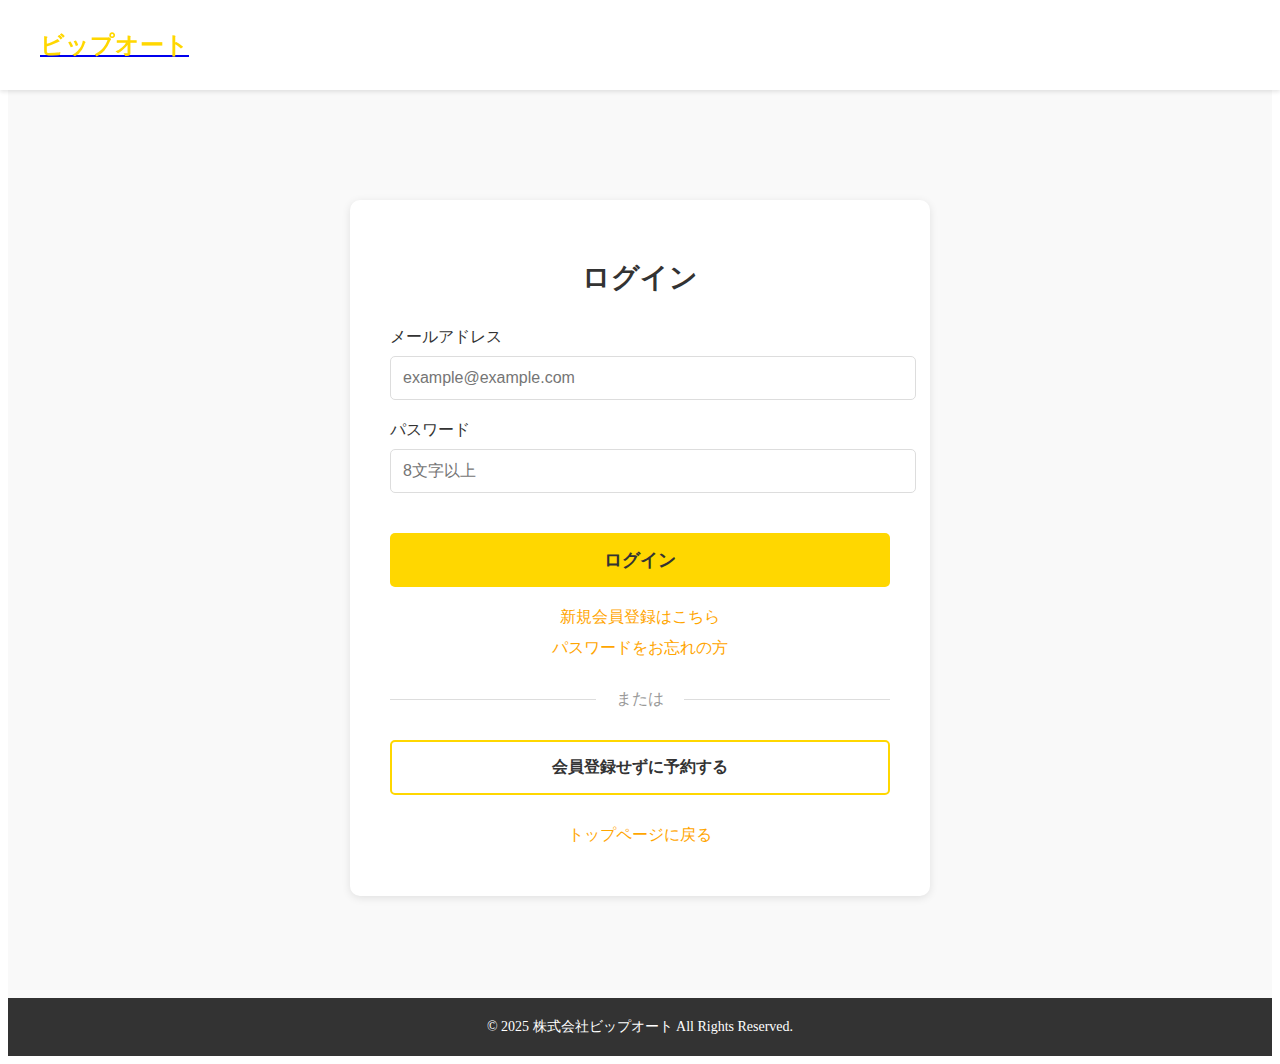
<file: login.html>
<!DOCTYPE html>
<html lang="ja">
<head>
    <meta charset="UTF-8">
    <meta name="viewport" content="width=device-width, initial-scale=1.0">
    <title>ログイン | 株式会社ビップオート</title>
    <link rel="stylesheet" href="all.css">
    <link rel="stylesheet" href="style.css">
    <link rel="stylesheet" href="custom.css">
    <style>
        .login-page {
            padding-top: 90px;
            background: #F9F9F9;
            min-height: 100vh;
            display: flex;
            align-items: center;
            justify-content: center;
        }

        .login-container {
            max-width: 500px;
            width: 90%;
            background: var(--white);
            padding: 40px;
            border-radius: 10px;
            box-shadow: 0 2px 8px rgba(0,0,0,0.1);
        }

        .login-title {
            text-align: center;
            font-size: 28px;
            font-weight: bold;
            margin-bottom: 30px;
            color: var(--text-color);
        }

        .login-form .form-group {
            margin-bottom: 20px;
        }

        .login-form label {
            display: block;
            font-weight: 500;
            margin-bottom: 8px;
            color: var(--text-color);
        }

        .login-form input {
            width: 100%;
            padding: 12px;
            border: 1px solid #DDD;
            border-radius: 5px;
            font-size: 16px;
        }

        .login-form input:focus {
            outline: none;
            border-color: var(--primary-color);
        }

        .btn-login {
            width: 100%;
            padding: 15px;
            background: var(--primary-color);
            color: var(--text-color);
            border: none;
            border-radius: 5px;
            font-size: 18px;
            font-weight: bold;
            cursor: pointer;
            transition: all 0.3s;
            margin-top: 20px;
        }

        .btn-login:hover {
            background: var(--primary-dark);
            color: var(--white);
        }

        .login-links {
            text-align: center;
            margin-top: 20px;
        }

        .login-links a {
            color: var(--primary-dark);
            text-decoration: none;
            display: block;
            margin: 10px 0;
        }

        .login-links a:hover {
            text-decoration: underline;
        }

        .divider {
            text-align: center;
            margin: 30px 0;
            position: relative;
        }

        .divider::before {
            content: '';
            position: absolute;
            top: 50%;
            left: 0;
            right: 0;
            height: 1px;
            background: #DDD;
        }

        .divider span {
            background: var(--white);
            padding: 0 20px;
            position: relative;
            color: #999;
        }

        .btn-guest {
            width: 100%;
            padding: 15px;
            background: var(--white);
            color: var(--text-color);
            border: 2px solid var(--primary-color);
            border-radius: 5px;
            font-size: 16px;
            font-weight: bold;
            cursor: pointer;
            transition: all 0.3s;
        }

        .btn-guest:hover {
            background: #F5F5F5;
        }

        @media screen and (max-width: 768px) {
            .login-page {
                padding-top: 60px;
            }

            .login-container {
                padding: 30px 20px;
            }
        }
    </style>
</head>
<body>
    <!-- ヘッダー -->
    <header class="header">
        <div class="header__inner">
            <div class="headerLogo">
                <a href="index.html">
                    <h1 style="color: #FFD700; font-size: 24px; margin: 0;">ビップオート</h1>
                </a>
            </div>
        </div>
    </header>

    <!-- ログインページ -->
    <main class="login-page">
        <div class="login-container">
            <h1 class="login-title">ログイン</h1>

            <form class="login-form" onsubmit="handleLogin(event)">
                <div class="form-group">
                    <label for="email">メールアドレス</label>
                    <input type="email" id="email" required placeholder="example@example.com">
                </div>

                <div class="form-group">
                    <label for="password">パスワード</label>
                    <input type="password" id="password" required placeholder="8文字以上">
                </div>

                <button type="submit" class="btn-login">ログイン</button>
            </form>

            <div class="login-links">
                <a href="register.html">新規会員登録はこちら</a>
                <a href="#">パスワードをお忘れの方</a>
            </div>

            <div class="divider">
                <span>または</span>
            </div>

            <button class="btn-guest" onclick="guestReservation()">
                会員登録せずに予約する
            </button>

            <div class="login-links" style="margin-top: 30px;">
                <a href="index.html">トップページに戻る</a>
            </div>
        </div>
    </main>

    <footer class="footer">
        <p>&copy; 2025 株式会社ビップオート All Rights Reserved.</p>
    </footer>

    <script src="jquery-3_4_1_min.js"></script>
    <script>
        function handleLogin(event) {
            event.preventDefault();
            
            const email = document.getElementById('email').value;
            const password = document.getElementById('password').value;

            // TODO: バックエンドに送信
            console.log('ログイン:', { email, password });

            // 仮でマイページへ遷移
            alert('ログインしました');
            window.location.href = 'mypage.html';
        }

        function guestReservation() {
            window.location.href = 'reservation.html';
        }
    </script>
</body>
</html>
</file>
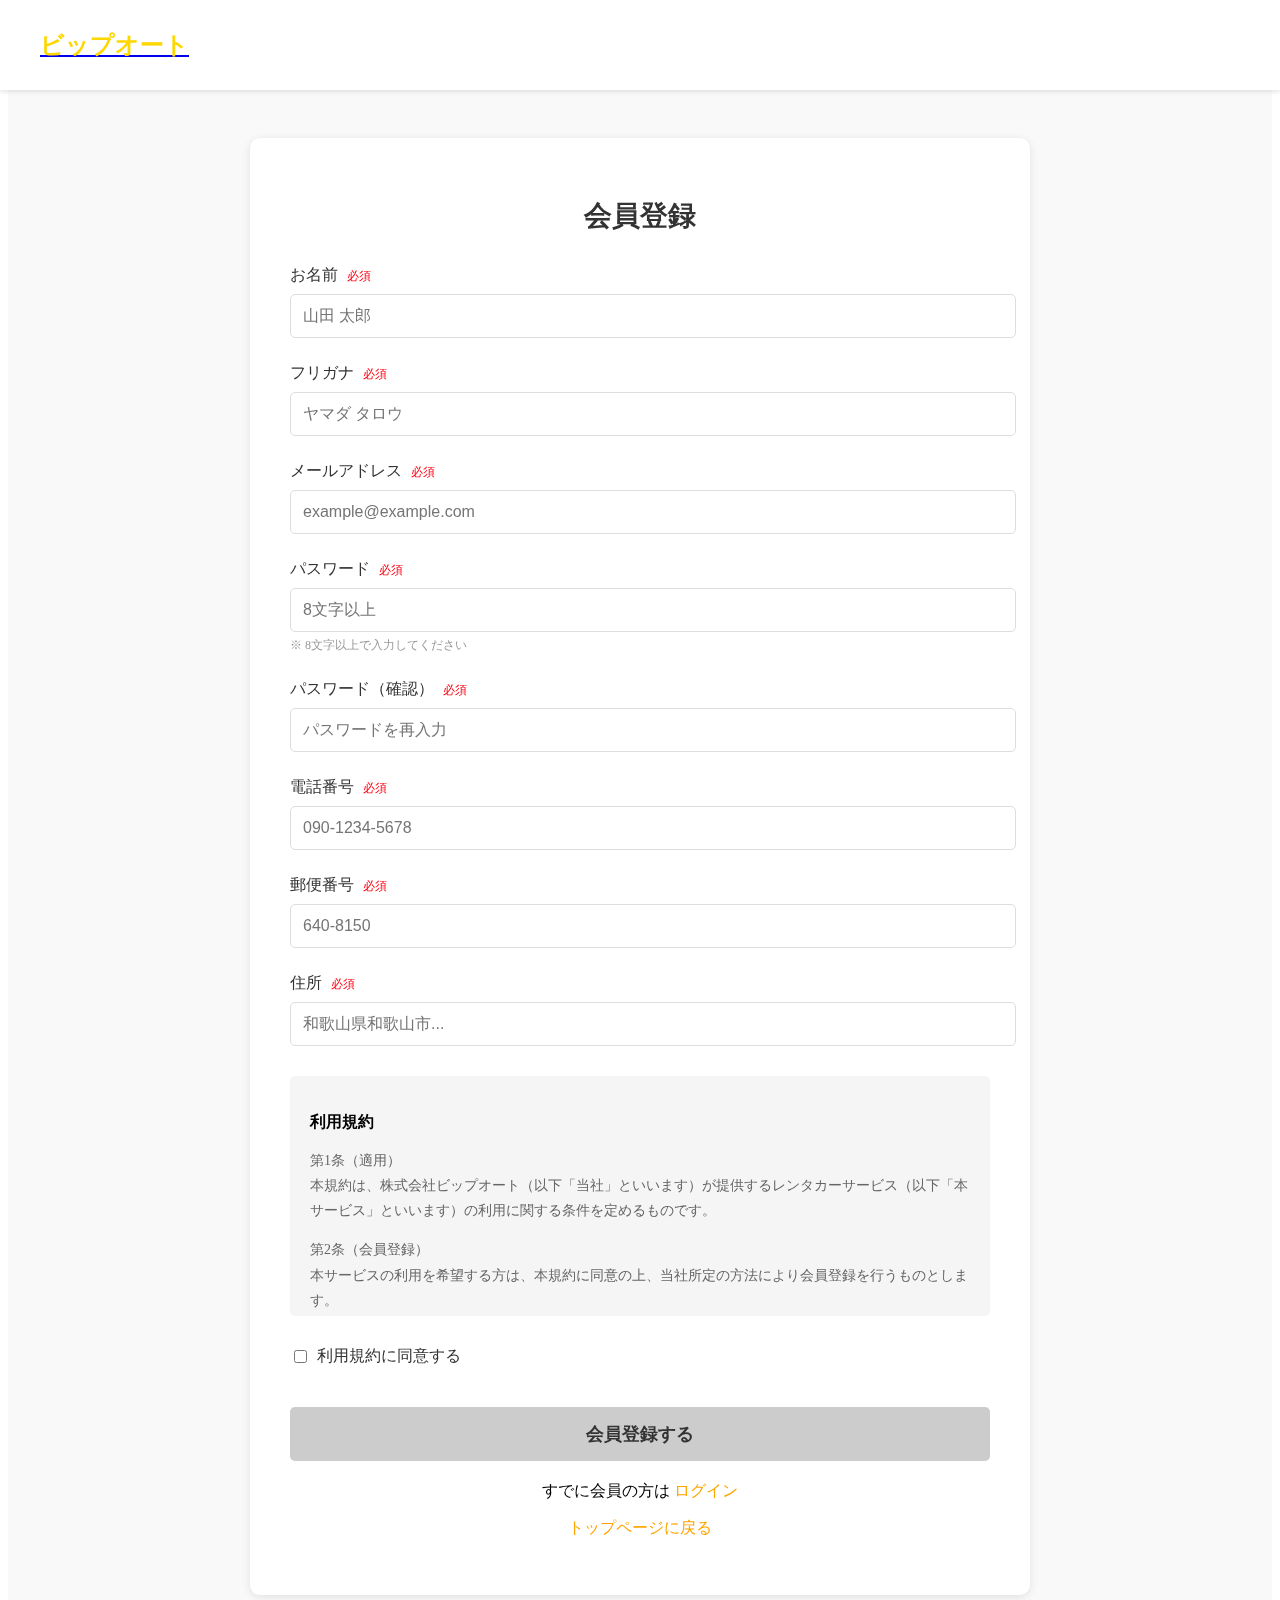
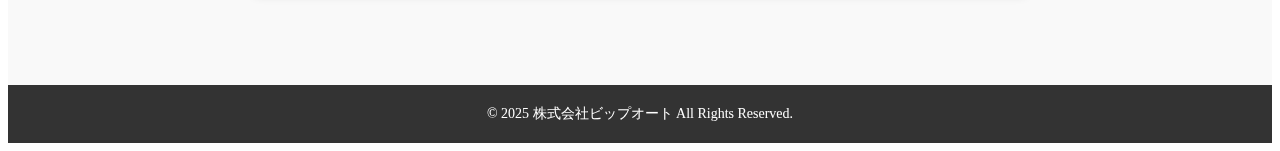
<file: register.html>
<!DOCTYPE html>
<html lang="ja">
<head>
    <meta charset="UTF-8">
    <meta name="viewport" content="width=device-width, initial-scale=1.0">
    <title>会員登録 | 株式会社ビップオート</title>
    <link rel="stylesheet" href="all.css">
    <link rel="stylesheet" href="style.css">
    <link rel="stylesheet" href="custom.css">
    <style>
        .register-page {
            padding-top: 90px;
            background: #F9F9F9;
            min-height: 100vh;
            padding-bottom: 50px;
        }

        .register-container {
            max-width: 700px;
            margin: 40px auto;
            background: var(--white);
            padding: 40px;
            border-radius: 10px;
            box-shadow: 0 2px 8px rgba(0,0,0,0.1);
        }

        .register-title {
            text-align: center;
            font-size: 28px;
            font-weight: bold;
            margin-bottom: 30px;
            color: var(--text-color);
        }

        .register-form .form-group {
            margin-bottom: 25px;
        }

        .register-form label {
            display: block;
            font-weight: 500;
            margin-bottom: 8px;
            color: var(--text-color);
        }

        .required {
            color: var(--danger);
            font-size: 12px;
            margin-left: 5px;
        }

        .register-form input {
            width: 100%;
            padding: 12px;
            border: 1px solid #DDD;
            border-radius: 5px;
            font-size: 16px;
        }

        .register-form input:focus {
            outline: none;
            border-color: var(--primary-color);
        }

        .password-hint {
            font-size: 12px;
            color: #999;
            margin-top: 5px;
        }

        .terms {
            margin: 30px 0;
            padding: 20px;
            background: #F5F5F5;
            border-radius: 5px;
            max-height: 200px;
            overflow-y: auto;
        }

        .terms h3 {
            font-size: 16px;
            margin-bottom: 15px;
        }

        .terms p {
            font-size: 14px;
            line-height: 1.8;
            color: #666;
            margin-bottom: 10px;
        }

        .terms-checkbox {
            margin: 20px 0;
        }

        .terms-checkbox label {
            display: flex;
            align-items: center;
            cursor: pointer;
        }

        .terms-checkbox input {
            width: auto;
            margin-right: 10px;
        }

        .btn-register {
            width: 100%;
            padding: 15px;
            background: var(--primary-color);
            color: var(--text-color);
            border: none;
            border-radius: 5px;
            font-size: 18px;
            font-weight: bold;
            cursor: pointer;
            transition: all 0.3s;
            margin-top: 20px;
        }

        .btn-register:hover:not(:disabled) {
            background: var(--primary-dark);
            color: var(--white);
        }

        .btn-register:disabled {
            background: #CCC;
            cursor: not-allowed;
        }

        .register-links {
            text-align: center;
            margin-top: 20px;
        }

        .register-links a {
            color: var(--primary-dark);
            text-decoration: none;
        }

        .register-links a:hover {
            text-decoration: underline;
        }

        @media screen and (max-width: 768px) {
            .register-page {
                padding-top: 60px;
            }

            .register-container {
                margin: 20px;
                padding: 30px 20px;
            }
        }
    </style>
</head>
<body>
    <!-- ヘッダー -->
    <header class="header">
        <div class="header__inner">
            <div class="headerLogo">
                <a href="index.html">
                    <h1 style="color: #FFD700; font-size: 24px; margin: 0;">ビップオート</h1>
                </a>
            </div>
        </div>
    </header>

    <!-- 会員登録ページ -->
    <main class="register-page">
        <div class="register-container">
            <h1 class="register-title">会員登録</h1>

            <form class="register-form" onsubmit="handleRegister(event)">
                <div class="form-group">
                    <label for="name">お名前 <span class="required">必須</span></label>
                    <input type="text" id="name" required placeholder="山田 太郎">
                </div>

                <div class="form-group">
                    <label for="kana">フリガナ <span class="required">必須</span></label>
                    <input type="text" id="kana" required placeholder="ヤマダ タロウ">
                </div>

                <div class="form-group">
                    <label for="email">メールアドレス <span class="required">必須</span></label>
                    <input type="email" id="email" required placeholder="example@example.com">
                </div>

                <div class="form-group">
                    <label for="password">パスワード <span class="required">必須</span></label>
                    <input type="password" id="password" required minlength="8" placeholder="8文字以上">
                    <p class="password-hint">※ 8文字以上で入力してください</p>
                </div>

                <div class="form-group">
                    <label for="password-confirm">パスワード（確認） <span class="required">必須</span></label>
                    <input type="password" id="password-confirm" required minlength="8" placeholder="パスワードを再入力">
                </div>

                <div class="form-group">
                    <label for="phone">電話番号 <span class="required">必須</span></label>
                    <input type="tel" id="phone" required placeholder="090-1234-5678">
                </div>

                <div class="form-group">
                    <label for="postal-code">郵便番号 <span class="required">必須</span></label>
                    <input type="text" id="postal-code" required placeholder="640-8150">
                </div>

                <div class="form-group">
                    <label for="address">住所 <span class="required">必須</span></label>
                    <input type="text" id="address" required placeholder="和歌山県和歌山市...">
                </div>

                <div class="terms">
                    <h3>利用規約</h3>
                    <p>第1条（適用）<br>
                    本規約は、株式会社ビップオート（以下「当社」といいます）が提供するレンタカーサービス（以下「本サービス」といいます）の利用に関する条件を定めるものです。</p>
                    
                    <p>第2条（会員登録）<br>
                    本サービスの利用を希望する方は、本規約に同意の上、当社所定の方法により会員登録を行うものとします。</p>
                    
                    <p>第3条（禁止事項）<br>
                    会員は、本サービスの利用にあたり、以下の行為をしてはなりません。<br>
                    ・法令または公序良俗に違反する行為<br>
                    ・犯罪行為に関連する行為<br>
                    ・当社のサーバーまたはネットワークの機能を破壊したり、妨害したりする行為</p>
                    
                    <p>第4条（個人情報の取扱い）<br>
                    当社は、会員の個人情報を適切に管理し、法令に基づく場合を除き、会員の同意なく第三者に提供しません。</p>
                </div>

                <div class="terms-checkbox">
                    <label>
                        <input type="checkbox" id="agree-terms" required>
                        <span>利用規約に同意する</span>
                    </label>
                </div>

                <button type="submit" class="btn-register" id="registerBtn" disabled>
                    会員登録する
                </button>
            </form>

            <div class="register-links">
                <p>すでに会員の方は <a href="login.html">ログイン</a></p>
                <p><a href="index.html">トップページに戻る</a></p>
            </div>
        </div>
    </main>

    <footer class="footer">
        <p>&copy; 2025 株式会社ビップオート All Rights Reserved.</p>
    </footer>

    <script src="jquery-3_4_1_min.js"></script>
    <script>
        // 利用規約チェックボックスでボタンの有効化
        document.getElementById('agree-terms').addEventListener('change', function() {
            document.getElementById('registerBtn').disabled = !this.checked;
        });

        function handleRegister(event) {
            event.preventDefault();
            
            const password = document.getElementById('password').value;
            const passwordConfirm = document.getElementById('password-confirm').value;

            // パスワード一致確認
            if (password !== passwordConfirm) {
                alert('パスワードが一致しません');
                return;
            }

            const registerData = {
                name: document.getElementById('name').value,
                kana: document.getElementById('kana').value,
                email: document.getElementById('email').value,
                password: password,
                phone: document.getElementById('phone').value,
                postalCode: document.getElementById('postal-code').value,
                address: document.getElementById('address').value
            };

            // TODO: バックエンドに送信
            console.log('会員登録:', registerData);

            alert('会員登録が完了しました');
            window.location.href = 'mypage.html';
        }
    </script>
</body>
</html>
</file>
<file: all.css>
.fa,.fab,.fal,.far,.fas{-moz-osx-font-smoothing:grayscale;-webkit-font-smoothing:antialiased;display:inline-block;font-style:normal;font-variant:normal;text-rendering:auto;line-height:1}.fa-lg{font-size:1.33333em;line-height:.75em;vertical-align:-.0667em}.fa-xs{font-size:.75em}.fa-sm{font-size:.875em}.fa-1x{font-size:1em}.fa-2x{font-size:2em}.fa-3x{font-size:3em}.fa-4x{font-size:4em}.fa-5x{font-size:5em}.fa-6x{font-size:6em}.fa-7x{font-size:7em}.fa-8x{font-size:8em}.fa-9x{font-size:9em}.fa-10x{font-size:10em}.fa-fw{text-align:center;width:1.25em}.fa-ul{list-style-type:none;margin-left:2.5em;padding-left:0}.fa-ul>li{position:relative}.fa-li{left:-2em;position:absolute;text-align:center;width:2em;line-height:inherit}.fa-border{border:.08em solid #eee;border-radius:.1em;padding:.2em .25em .15em}.fa-pull-left{float:left}.fa-pull-right{float:right}.fa.fa-pull-left,.fab.fa-pull-left,.fal.fa-pull-left,.far.fa-pull-left,.fas.fa-pull-left{margin-right:.3em}.fa.fa-pull-right,.fab.fa-pull-right,.fal.fa-pull-right,.far.fa-pull-right,.fas.fa-pull-right{margin-left:.3em}.fa-spin{animation:fa-spin 2s infinite linear}.fa-pulse{animation:fa-spin 1s infinite steps(8)}@keyframes fa-spin{0%{transform:rotate(0deg)}to{transform:rotate(1turn)}}.fa-rotate-90{-ms-filter:"progid:DXImageTransform.Microsoft.BasicImage(rotation=1)";transform:rotate(90deg)}.fa-rotate-180{-ms-filter:"progid:DXImageTransform.Microsoft.BasicImage(rotation=2)";transform:rotate(180deg)}.fa-rotate-270{-ms-filter:"progid:DXImageTransform.Microsoft.BasicImage(rotation=3)";transform:rotate(270deg)}.fa-flip-horizontal{-ms-filter:"progid:DXImageTransform.Microsoft.BasicImage(rotation=0, mirror=1)";transform:scaleX(-1)}.fa-flip-vertical{transform:scaleY(-1)}.fa-flip-both,.fa-flip-horizontal.fa-flip-vertical,.fa-flip-vertical{-ms-filter:"progid:DXImageTransform.Microsoft.BasicImage(rotation=2, mirror=1)"}.fa-flip-both,.fa-flip-horizontal.fa-flip-vertical{transform:scale(-1)}:root .fa-flip-both,:root .fa-flip-horizontal,:root .fa-flip-vertical,:root .fa-rotate-90,:root .fa-rotate-180,:root .fa-rotate-270{filter:none}.fa-stack{display:inline-block;height:2em;line-height:2em;position:relative;vertical-align:middle;width:2.5em}.fa-stack-1x,.fa-stack-2x{left:0;position:absolute;text-align:center;width:100%}.fa-stack-1x{line-height:inherit}.fa-stack-2x{font-size:2em}.fa-inverse{color:#fff}.fa-500px:before{content:"\f26e"}.fa-accessible-icon:before{content:"\f368"}.fa-accusoft:before{content:"\f369"}.fa-acquisitions-incorporated:before{content:"\f6af"}.fa-ad:before{content:"\f641"}.fa-address-book:before{content:"\f2b9"}.fa-address-card:before{content:"\f2bb"}.fa-adjust:before{content:"\f042"}.fa-adn:before{content:"\f170"}.fa-adobe:before{content:"\f778"}.fa-adversal:before{content:"\f36a"}.fa-affiliatetheme:before{content:"\f36b"}.fa-air-freshener:before{content:"\f5d0"}.fa-algolia:before{content:"\f36c"}.fa-align-center:before{content:"\f037"}.fa-align-justify:before{content:"\f039"}.fa-align-left:before{content:"\f036"}.fa-align-right:before{content:"\f038"}.fa-alipay:before{content:"\f642"}.fa-allergies:before{content:"\f461"}.fa-amazon:before{content:"\f270"}.fa-amazon-pay:before{content:"\f42c"}.fa-ambulance:before{content:"\f0f9"}.fa-american-sign-language-interpreting:before{content:"\f2a3"}.fa-amilia:before{content:"\f36d"}.fa-anchor:before{content:"\f13d"}.fa-android:before{content:"\f17b"}.fa-angellist:before{content:"\f209"}.fa-angle-double-down:before{content:"\f103"}.fa-angle-double-left:before{content:"\f100"}.fa-angle-double-right:before{content:"\f101"}.fa-angle-double-up:before{content:"\f102"}.fa-angle-down:before{content:"\f107"}.fa-angle-left:before{content:"\f104"}.fa-angle-right:before{content:"\f105"}.fa-angle-up:before{content:"\f106"}.fa-angry:before{content:"\f556"}.fa-angrycreative:before{content:"\f36e"}.fa-angular:before{content:"\f420"}.fa-ankh:before{content:"\f644"}.fa-app-store:before{content:"\f36f"}.fa-app-store-ios:before{content:"\f370"}.fa-apper:before{content:"\f371"}.fa-apple:before{content:"\f179"}.fa-apple-alt:before{content:"\f5d1"}.fa-apple-pay:before{content:"\f415"}.fa-archive:before{content:"\f187"}.fa-archway:before{content:"\f557"}.fa-arrow-alt-circle-down:before{content:"\f358"}.fa-arrow-alt-circle-left:before{content:"\f359"}.fa-arrow-alt-circle-right:before{content:"\f35a"}.fa-arrow-alt-circle-up:before{content:"\f35b"}.fa-arrow-circle-down:before{content:"\f0ab"}.fa-arrow-circle-left:before{content:"\f0a8"}.fa-arrow-circle-right:before{content:"\f0a9"}.fa-arrow-circle-up:before{content:"\f0aa"}.fa-arrow-down:before{content:"\f063"}.fa-arrow-left:before{content:"\f060"}.fa-arrow-right:before{content:"\f061"}.fa-arrow-up:before{content:"\f062"}.fa-arrows-alt:before{content:"\f0b2"}.fa-arrows-alt-h:before{content:"\f337"}.fa-arrows-alt-v:before{content:"\f338"}.fa-artstation:before{content:"\f77a"}.fa-assistive-listening-systems:before{content:"\f2a2"}.fa-asterisk:before{content:"\f069"}.fa-asymmetrik:before{content:"\f372"}.fa-at:before{content:"\f1fa"}.fa-atlas:before{content:"\f558"}.fa-atlassian:before{content:"\f77b"}.fa-atom:before{content:"\f5d2"}.fa-audible:before{content:"\f373"}.fa-audio-description:before{content:"\f29e"}.fa-autoprefixer:before{content:"\f41c"}.fa-avianex:before{content:"\f374"}.fa-aviato:before{content:"\f421"}.fa-award:before{content:"\f559"}.fa-aws:before{content:"\f375"}.fa-baby:before{content:"\f77c"}.fa-baby-carriage:before{content:"\f77d"}.fa-backspace:before{content:"\f55a"}.fa-backward:before{content:"\f04a"}.fa-bacon:before{content:"\f7e5"}.fa-balance-scale:before{content:"\f24e"}.fa-ban:before{content:"\f05e"}.fa-band-aid:before{content:"\f462"}.fa-bandcamp:before{content:"\f2d5"}.fa-barcode:before{content:"\f02a"}.fa-bars:before{content:"\f0c9"}.fa-baseball-ball:before{content:"\f433"}.fa-basketball-ball:before{content:"\f434"}.fa-bath:before{content:"\f2cd"}.fa-battery-empty:before{content:"\f244"}.fa-battery-full:before{content:"\f240"}.fa-battery-half:before{content:"\f242"}.fa-battery-quarter:before{content:"\f243"}.fa-battery-three-quarters:before{content:"\f241"}.fa-bed:before{content:"\f236"}.fa-beer:before{content:"\f0fc"}.fa-behance:before{content:"\f1b4"}.fa-behance-square:before{content:"\f1b5"}.fa-bell:before{content:"\f0f3"}.fa-bell-slash:before{content:"\f1f6"}.fa-bezier-curve:before{content:"\f55b"}.fa-bible:before{content:"\f647"}.fa-bicycle:before{content:"\f206"}.fa-bimobject:before{content:"\f378"}.fa-binoculars:before{content:"\f1e5"}.fa-biohazard:before{content:"\f780"}.fa-birthday-cake:before{content:"\f1fd"}.fa-bitbucket:before{content:"\f171"}.fa-bitcoin:before{content:"\f379"}.fa-bity:before{content:"\f37a"}.fa-black-tie:before{content:"\f27e"}.fa-blackberry:before{content:"\f37b"}.fa-blender:before{content:"\f517"}.fa-blender-phone:before{content:"\f6b6"}.fa-blind:before{content:"\f29d"}.fa-blog:before{content:"\f781"}.fa-blogger:before{content:"\f37c"}.fa-blogger-b:before{content:"\f37d"}.fa-bluetooth:before{content:"\f293"}.fa-bluetooth-b:before{content:"\f294"}.fa-bold:before{content:"\f032"}.fa-bolt:before{content:"\f0e7"}.fa-bomb:before{content:"\f1e2"}.fa-bone:before{content:"\f5d7"}.fa-bong:before{content:"\f55c"}.fa-book:before{content:"\f02d"}.fa-book-dead:before{content:"\f6b7"}.fa-book-medical:before{content:"\f7e6"}.fa-book-open:before{content:"\f518"}.fa-book-reader:before{content:"\f5da"}.fa-bookmark:before{content:"\f02e"}.fa-bowling-ball:before{content:"\f436"}.fa-box:before{content:"\f466"}.fa-box-open:before{content:"\f49e"}.fa-boxes:before{content:"\f468"}.fa-braille:before{content:"\f2a1"}.fa-brain:before{content:"\f5dc"}.fa-bread-slice:before{content:"\f7ec"}.fa-briefcase:before{content:"\f0b1"}.fa-briefcase-medical:before{content:"\f469"}.fa-broadcast-tower:before{content:"\f519"}.fa-broom:before{content:"\f51a"}.fa-brush:before{content:"\f55d"}.fa-btc:before{content:"\f15a"}.fa-bug:before{content:"\f188"}.fa-building:before{content:"\f1ad"}.fa-bullhorn:before{content:"\f0a1"}.fa-bullseye:before{content:"\f140"}.fa-burn:before{content:"\f46a"}.fa-buromobelexperte:before{content:"\f37f"}.fa-bus:before{content:"\f207"}.fa-bus-alt:before{content:"\f55e"}.fa-business-time:before{content:"\f64a"}.fa-buysellads:before{content:"\f20d"}.fa-calculator:before{content:"\f1ec"}.fa-calendar:before{content:"\f133"}.fa-calendar-alt:before{content:"\f073"}.fa-calendar-check:before{content:"\f274"}.fa-calendar-day:before{content:"\f783"}.fa-calendar-minus:before{content:"\f272"}.fa-calendar-plus:before{content:"\f271"}.fa-calendar-times:before{content:"\f273"}.fa-calendar-week:before{content:"\f784"}.fa-camera:before{content:"\f030"}.fa-camera-retro:before{content:"\f083"}.fa-campground:before{content:"\f6bb"}.fa-canadian-maple-leaf:before{content:"\f785"}.fa-candy-cane:before{content:"\f786"}.fa-cannabis:before{content:"\f55f"}.fa-capsules:before{content:"\f46b"}.fa-car:before{content:"\f1b9"}.fa-car-alt:before{content:"\f5de"}.fa-car-battery:before{content:"\f5df"}.fa-car-crash:before{content:"\f5e1"}.fa-car-side:before{content:"\f5e4"}.fa-caret-down:before{content:"\f0d7"}.fa-caret-left:before{content:"\f0d9"}.fa-caret-right:before{content:"\f0da"}.fa-caret-square-down:before{content:"\f150"}.fa-caret-square-left:before{content:"\f191"}.fa-caret-square-right:before{content:"\f152"}.fa-caret-square-up:before{content:"\f151"}.fa-caret-up:before{content:"\f0d8"}.fa-carrot:before{content:"\f787"}.fa-cart-arrow-down:before{content:"\f218"}.fa-cart-plus:before{content:"\f217"}.fa-cash-register:before{content:"\f788"}.fa-cat:before{content:"\f6be"}.fa-cc-amazon-pay:before{content:"\f42d"}.fa-cc-amex:before{content:"\f1f3"}.fa-cc-apple-pay:before{content:"\f416"}.fa-cc-diners-club:before{content:"\f24c"}.fa-cc-discover:before{content:"\f1f2"}.fa-cc-jcb:before{content:"\f24b"}.fa-cc-mastercard:before{content:"\f1f1"}.fa-cc-paypal:before{content:"\f1f4"}.fa-cc-stripe:before{content:"\f1f5"}.fa-cc-visa:before{content:"\f1f0"}.fa-centercode:before{content:"\f380"}.fa-centos:before{content:"\f789"}.fa-certificate:before{content:"\f0a3"}.fa-chair:before{content:"\f6c0"}.fa-chalkboard:before{content:"\f51b"}.fa-chalkboard-teacher:before{content:"\f51c"}.fa-charging-station:before{content:"\f5e7"}.fa-chart-area:before{content:"\f1fe"}.fa-chart-bar:before{content:"\f080"}.fa-chart-line:before{content:"\f201"}.fa-chart-pie:before{content:"\f200"}.fa-check:before{content:"\f00c"}.fa-check-circle:before{content:"\f058"}.fa-check-double:before{content:"\f560"}.fa-check-square:before{content:"\f14a"}.fa-cheese:before{content:"\f7ef"}.fa-chess:before{content:"\f439"}.fa-chess-bishop:before{content:"\f43a"}.fa-chess-board:before{content:"\f43c"}.fa-chess-king:before{content:"\f43f"}.fa-chess-knight:before{content:"\f441"}.fa-chess-pawn:before{content:"\f443"}.fa-chess-queen:before{content:"\f445"}.fa-chess-rook:before{content:"\f447"}.fa-chevron-circle-down:before{content:"\f13a"}.fa-chevron-circle-left:before{content:"\f137"}.fa-chevron-circle-right:before{content:"\f138"}.fa-chevron-circle-up:before{content:"\f139"}.fa-chevron-down:before{content:"\f078"}.fa-chevron-left:before{content:"\f053"}.fa-chevron-right:before{content:"\f054"}.fa-chevron-up:before{content:"\f077"}.fa-child:before{content:"\f1ae"}.fa-chrome:before{content:"\f268"}.fa-church:before{content:"\f51d"}.fa-circle:before{content:"\f111"}.fa-circle-notch:before{content:"\f1ce"}.fa-city:before{content:"\f64f"}.fa-clinic-medical:before{content:"\f7f2"}.fa-clipboard:before{content:"\f328"}.fa-clipboard-check:before{content:"\f46c"}.fa-clipboard-list:before{content:"\f46d"}.fa-clock:before{content:"\f017"}.fa-clone:before{content:"\f24d"}.fa-closed-captioning:before{content:"\f20a"}.fa-cloud:before{content:"\f0c2"}.fa-cloud-download-alt:before{content:"\f381"}.fa-cloud-meatball:before{content:"\f73b"}.fa-cloud-moon:before{content:"\f6c3"}.fa-cloud-moon-rain:before{content:"\f73c"}.fa-cloud-rain:before{content:"\f73d"}.fa-cloud-showers-heavy:before{content:"\f740"}.fa-cloud-sun:before{content:"\f6c4"}.fa-cloud-sun-rain:before{content:"\f743"}.fa-cloud-upload-alt:before{content:"\f382"}.fa-cloudscale:before{content:"\f383"}.fa-cloudsmith:before{content:"\f384"}.fa-cloudversify:before{content:"\f385"}.fa-cocktail:before{content:"\f561"}.fa-code:before{content:"\f121"}.fa-code-branch:before{content:"\f126"}.fa-codepen:before{content:"\f1cb"}.fa-codiepie:before{content:"\f284"}.fa-coffee:before{content:"\f0f4"}.fa-cog:before{content:"\f013"}.fa-cogs:before{content:"\f085"}.fa-coins:before{content:"\f51e"}.fa-columns:before{content:"\f0db"}.fa-comment:before{content:"\f075"}.fa-comment-alt:before{content:"\f27a"}.fa-comment-dollar:before{content:"\f651"}.fa-comment-dots:before{content:"\f4ad"}.fa-comment-medical:before{content:"\f7f5"}.fa-comment-slash:before{content:"\f4b3"}.fa-comments:before{content:"\f086"}.fa-comments-dollar:before{content:"\f653"}.fa-compact-disc:before{content:"\f51f"}.fa-compass:before{content:"\f14e"}.fa-compress:before{content:"\f066"}.fa-compress-arrows-alt:before{content:"\f78c"}.fa-concierge-bell:before{content:"\f562"}.fa-confluence:before{content:"\f78d"}.fa-connectdevelop:before{content:"\f20e"}.fa-contao:before{content:"\f26d"}.fa-cookie:before{content:"\f563"}.fa-cookie-bite:before{content:"\f564"}.fa-copy:before{content:"\f0c5"}.fa-copyright:before{content:"\f1f9"}.fa-couch:before{content:"\f4b8"}.fa-cpanel:before{content:"\f388"}.fa-creative-commons:before{content:"\f25e"}.fa-creative-commons-by:before{content:"\f4e7"}.fa-creative-commons-nc:before{content:"\f4e8"}.fa-creative-commons-nc-eu:before{content:"\f4e9"}.fa-creative-commons-nc-jp:before{content:"\f4ea"}.fa-creative-commons-nd:before{content:"\f4eb"}.fa-creative-commons-pd:before{content:"\f4ec"}.fa-creative-commons-pd-alt:before{content:"\f4ed"}.fa-creative-commons-remix:before{content:"\f4ee"}.fa-creative-commons-sa:before{content:"\f4ef"}.fa-creative-commons-sampling:before{content:"\f4f0"}.fa-creative-commons-sampling-plus:before{content:"\f4f1"}.fa-creative-commons-share:before{content:"\f4f2"}.fa-creative-commons-zero:before{content:"\f4f3"}.fa-credit-card:before{content:"\f09d"}.fa-critical-role:before{content:"\f6c9"}.fa-crop:before{content:"\f125"}.fa-crop-alt:before{content:"\f565"}.fa-cross:before{content:"\f654"}.fa-crosshairs:before{content:"\f05b"}.fa-crow:before{content:"\f520"}.fa-crown:before{content:"\f521"}.fa-crutch:before{content:"\f7f7"}.fa-css3:before{content:"\f13c"}.fa-css3-alt:before{content:"\f38b"}.fa-cube:before{content:"\f1b2"}.fa-cubes:before{content:"\f1b3"}.fa-cut:before{content:"\f0c4"}.fa-cuttlefish:before{content:"\f38c"}.fa-d-and-d:before{content:"\f38d"}.fa-d-and-d-beyond:before{content:"\f6ca"}.fa-dashcube:before{content:"\f210"}.fa-database:before{content:"\f1c0"}.fa-deaf:before{content:"\f2a4"}.fa-delicious:before{content:"\f1a5"}.fa-democrat:before{content:"\f747"}.fa-deploydog:before{content:"\f38e"}.fa-deskpro:before{content:"\f38f"}.fa-desktop:before{content:"\f108"}.fa-dev:before{content:"\f6cc"}.fa-deviantart:before{content:"\f1bd"}.fa-dharmachakra:before{content:"\f655"}.fa-dhl:before{content:"\f790"}.fa-diagnoses:before{content:"\f470"}.fa-diaspora:before{content:"\f791"}.fa-dice:before{content:"\f522"}.fa-dice-d20:before{content:"\f6cf"}.fa-dice-d6:before{content:"\f6d1"}.fa-dice-five:before{content:"\f523"}.fa-dice-four:before{content:"\f524"}.fa-dice-one:before{content:"\f525"}.fa-dice-six:before{content:"\f526"}.fa-dice-three:before{content:"\f527"}.fa-dice-two:before{content:"\f528"}.fa-digg:before{content:"\f1a6"}.fa-digital-ocean:before{content:"\f391"}.fa-digital-tachograph:before{content:"\f566"}.fa-directions:before{content:"\f5eb"}.fa-discord:before{content:"\f392"}.fa-discourse:before{content:"\f393"}.fa-divide:before{content:"\f529"}.fa-dizzy:before{content:"\f567"}.fa-dna:before{content:"\f471"}.fa-dochub:before{content:"\f394"}.fa-docker:before{content:"\f395"}.fa-dog:before{content:"\f6d3"}.fa-dollar-sign:before{content:"\f155"}.fa-dolly:before{content:"\f472"}.fa-dolly-flatbed:before{content:"\f474"}.fa-donate:before{content:"\f4b9"}.fa-door-closed:before{content:"\f52a"}.fa-door-open:before{content:"\f52b"}.fa-dot-circle:before{content:"\f192"}.fa-dove:before{content:"\f4ba"}.fa-download:before{content:"\f019"}.fa-draft2digital:before{content:"\f396"}.fa-drafting-compass:before{content:"\f568"}.fa-dragon:before{content:"\f6d5"}.fa-draw-polygon:before{content:"\f5ee"}.fa-dribbble:before{content:"\f17d"}.fa-dribbble-square:before{content:"\f397"}.fa-dropbox:before{content:"\f16b"}.fa-drum:before{content:"\f569"}.fa-drum-steelpan:before{content:"\f56a"}.fa-drumstick-bite:before{content:"\f6d7"}.fa-drupal:before{content:"\f1a9"}.fa-dumbbell:before{content:"\f44b"}.fa-dumpster:before{content:"\f793"}.fa-dumpster-fire:before{content:"\f794"}.fa-dungeon:before{content:"\f6d9"}.fa-dyalog:before{content:"\f399"}.fa-earlybirds:before{content:"\f39a"}.fa-ebay:before{content:"\f4f4"}.fa-edge:before{content:"\f282"}.fa-edit:before{content:"\f044"}.fa-egg:before{content:"\f7fb"}.fa-eject:before{content:"\f052"}.fa-elementor:before{content:"\f430"}.fa-ellipsis-h:before{content:"\f141"}.fa-ellipsis-v:before{content:"\f142"}.fa-ello:before{content:"\f5f1"}.fa-ember:before{content:"\f423"}.fa-empire:before{content:"\f1d1"}.fa-envelope:before{content:"\f0e0"}.fa-envelope-open:before{content:"\f2b6"}.fa-envelope-open-text:before{content:"\f658"}.fa-envelope-square:before{content:"\f199"}.fa-envira:before{content:"\f299"}.fa-equals:before{content:"\f52c"}.fa-eraser:before{content:"\f12d"}.fa-erlang:before{content:"\f39d"}.fa-ethereum:before{content:"\f42e"}.fa-ethernet:before{content:"\f796"}.fa-etsy:before{content:"\f2d7"}.fa-euro-sign:before{content:"\f153"}.fa-exchange-alt:before{content:"\f362"}.fa-exclamation:before{content:"\f12a"}.fa-exclamation-circle:before{content:"\f06a"}.fa-exclamation-triangle:before{content:"\f071"}.fa-expand:before{content:"\f065"}.fa-expand-arrows-alt:before{content:"\f31e"}.fa-expeditedssl:before{content:"\f23e"}.fa-external-link-alt:before{content:"\f35d"}.fa-external-link-square-alt:before{content:"\f360"}.fa-eye:before{content:"\f06e"}.fa-eye-dropper:before{content:"\f1fb"}.fa-eye-slash:before{content:"\f070"}.fa-facebook:before{content:"\f09a"}.fa-facebook-f:before{content:"\f39e"}.fa-facebook-messenger:before{content:"\f39f"}.fa-facebook-square:before{content:"\f082"}.fa-fantasy-flight-games:before{content:"\f6dc"}.fa-fast-backward:before{content:"\f049"}.fa-fast-forward:before{content:"\f050"}.fa-fax:before{content:"\f1ac"}.fa-feather:before{content:"\f52d"}.fa-feather-alt:before{content:"\f56b"}.fa-fedex:before{content:"\f797"}.fa-fedora:before{content:"\f798"}.fa-female:before{content:"\f182"}.fa-fighter-jet:before{content:"\f0fb"}.fa-figma:before{content:"\f799"}.fa-file:before{content:"\f15b"}.fa-file-alt:before{content:"\f15c"}.fa-file-archive:before{content:"\f1c6"}.fa-file-audio:before{content:"\f1c7"}.fa-file-code:before{content:"\f1c9"}.fa-file-contract:before{content:"\f56c"}.fa-file-csv:before{content:"\f6dd"}.fa-file-download:before{content:"\f56d"}.fa-file-excel:before{content:"\f1c3"}.fa-file-export:before{content:"\f56e"}.fa-file-image:before{content:"\f1c5"}.fa-file-import:before{content:"\f56f"}.fa-file-invoice:before{content:"\f570"}.fa-file-invoice-dollar:before{content:"\f571"}.fa-file-medical:before{content:"\f477"}.fa-file-medical-alt:before{content:"\f478"}.fa-file-pdf:before{content:"\f1c1"}.fa-file-powerpoint:before{content:"\f1c4"}.fa-file-prescription:before{content:"\f572"}.fa-file-signature:before{content:"\f573"}.fa-file-upload:before{content:"\f574"}.fa-file-video:before{content:"\f1c8"}.fa-file-word:before{content:"\f1c2"}.fa-fill:before{content:"\f575"}.fa-fill-drip:before{content:"\f576"}.fa-film:before{content:"\f008"}.fa-filter:before{content:"\f0b0"}.fa-fingerprint:before{content:"\f577"}.fa-fire:before{content:"\f06d"}.fa-fire-alt:before{content:"\f7e4"}.fa-fire-extinguisher:before{content:"\f134"}.fa-firefox:before{content:"\f269"}.fa-first-aid:before{content:"\f479"}.fa-first-order:before{content:"\f2b0"}.fa-first-order-alt:before{content:"\f50a"}.fa-firstdraft:before{content:"\f3a1"}.fa-fish:before{content:"\f578"}.fa-fist-raised:before{content:"\f6de"}.fa-flag:before{content:"\f024"}.fa-flag-checkered:before{content:"\f11e"}.fa-flag-usa:before{content:"\f74d"}.fa-flask:before{content:"\f0c3"}.fa-flickr:before{content:"\f16e"}.fa-flipboard:before{content:"\f44d"}.fa-flushed:before{content:"\f579"}.fa-fly:before{content:"\f417"}.fa-folder:before{content:"\f07b"}.fa-folder-minus:before{content:"\f65d"}.fa-folder-open:before{content:"\f07c"}.fa-folder-plus:before{content:"\f65e"}.fa-font:before{content:"\f031"}.fa-font-awesome:before{content:"\f2b4"}.fa-font-awesome-alt:before{content:"\f35c"}.fa-font-awesome-flag:before{content:"\f425"}.fa-font-awesome-logo-full:before{content:"\f4e6"}.fa-fonticons:before{content:"\f280"}.fa-fonticons-fi:before{content:"\f3a2"}.fa-football-ball:before{content:"\f44e"}.fa-fort-awesome:before{content:"\f286"}.fa-fort-awesome-alt:before{content:"\f3a3"}.fa-forumbee:before{content:"\f211"}.fa-forward:before{content:"\f04e"}.fa-foursquare:before{content:"\f180"}.fa-free-code-camp:before{content:"\f2c5"}.fa-freebsd:before{content:"\f3a4"}.fa-frog:before{content:"\f52e"}.fa-frown:before{content:"\f119"}.fa-frown-open:before{content:"\f57a"}.fa-fulcrum:before{content:"\f50b"}.fa-funnel-dollar:before{content:"\f662"}.fa-futbol:before{content:"\f1e3"}.fa-galactic-republic:before{content:"\f50c"}.fa-galactic-senate:before{content:"\f50d"}.fa-gamepad:before{content:"\f11b"}.fa-gas-pump:before{content:"\f52f"}.fa-gavel:before{content:"\f0e3"}.fa-gem:before{content:"\f3a5"}.fa-genderless:before{content:"\f22d"}.fa-get-pocket:before{content:"\f265"}.fa-gg:before{content:"\f260"}.fa-gg-circle:before{content:"\f261"}.fa-ghost:before{content:"\f6e2"}.fa-gift:before{content:"\f06b"}.fa-gifts:before{content:"\f79c"}.fa-git:before{content:"\f1d3"}.fa-git-square:before{content:"\f1d2"}.fa-github:before{content:"\f09b"}.fa-github-alt:before{content:"\f113"}.fa-github-square:before{content:"\f092"}.fa-gitkraken:before{content:"\f3a6"}.fa-gitlab:before{content:"\f296"}.fa-gitter:before{content:"\f426"}.fa-glass-cheers:before{content:"\f79f"}.fa-glass-martini:before{content:"\f000"}.fa-glass-martini-alt:before{content:"\f57b"}.fa-glass-whiskey:before{content:"\f7a0"}.fa-glasses:before{content:"\f530"}.fa-glide:before{content:"\f2a5"}.fa-glide-g:before{content:"\f2a6"}.fa-globe:before{content:"\f0ac"}.fa-globe-africa:before{content:"\f57c"}.fa-globe-americas:before{content:"\f57d"}.fa-globe-asia:before{content:"\f57e"}.fa-globe-europe:before{content:"\f7a2"}.fa-gofore:before{content:"\f3a7"}.fa-golf-ball:before{content:"\f450"}.fa-goodreads:before{content:"\f3a8"}.fa-goodreads-g:before{content:"\f3a9"}.fa-google:before{content:"\f1a0"}.fa-google-drive:before{content:"\f3aa"}.fa-google-play:before{content:"\f3ab"}.fa-google-plus:before{content:"\f2b3"}.fa-google-plus-g:before{content:"\f0d5"}.fa-google-plus-square:before{content:"\f0d4"}.fa-google-wallet:before{content:"\f1ee"}.fa-gopuram:before{content:"\f664"}.fa-graduation-cap:before{content:"\f19d"}.fa-gratipay:before{content:"\f184"}.fa-grav:before{content:"\f2d6"}.fa-greater-than:before{content:"\f531"}.fa-greater-than-equal:before{content:"\f532"}.fa-grimace:before{content:"\f57f"}.fa-grin:before{content:"\f580"}.fa-grin-alt:before{content:"\f581"}.fa-grin-beam:before{content:"\f582"}.fa-grin-beam-sweat:before{content:"\f583"}.fa-grin-hearts:before{content:"\f584"}.fa-grin-squint:before{content:"\f585"}.fa-grin-squint-tears:before{content:"\f586"}.fa-grin-stars:before{content:"\f587"}.fa-grin-tears:before{content:"\f588"}.fa-grin-tongue:before{content:"\f589"}.fa-grin-tongue-squint:before{content:"\f58a"}.fa-grin-tongue-wink:before{content:"\f58b"}.fa-grin-wink:before{content:"\f58c"}.fa-grip-horizontal:before{content:"\f58d"}.fa-grip-lines:before{content:"\f7a4"}.fa-grip-lines-vertical:before{content:"\f7a5"}.fa-grip-vertical:before{content:"\f58e"}.fa-gripfire:before{content:"\f3ac"}.fa-grunt:before{content:"\f3ad"}.fa-guitar:before{content:"\f7a6"}.fa-gulp:before{content:"\f3ae"}.fa-h-square:before{content:"\f0fd"}.fa-hacker-news:before{content:"\f1d4"}.fa-hacker-news-square:before{content:"\f3af"}.fa-hackerrank:before{content:"\f5f7"}.fa-hamburger:before{content:"\f805"}.fa-hammer:before{content:"\f6e3"}.fa-hamsa:before{content:"\f665"}.fa-hand-holding:before{content:"\f4bd"}.fa-hand-holding-heart:before{content:"\f4be"}.fa-hand-holding-usd:before{content:"\f4c0"}.fa-hand-lizard:before{content:"\f258"}.fa-hand-middle-finger:before{content:"\f806"}.fa-hand-paper:before{content:"\f256"}.fa-hand-peace:before{content:"\f25b"}.fa-hand-point-down:before{content:"\f0a7"}.fa-hand-point-left:before{content:"\f0a5"}.fa-hand-point-right:before{content:"\f0a4"}.fa-hand-point-up:before{content:"\f0a6"}.fa-hand-pointer:before{content:"\f25a"}.fa-hand-rock:before{content:"\f255"}.fa-hand-scissors:before{content:"\f257"}.fa-hand-spock:before{content:"\f259"}.fa-hands:before{content:"\f4c2"}.fa-hands-helping:before{content:"\f4c4"}.fa-handshake:before{content:"\f2b5"}.fa-hanukiah:before{content:"\f6e6"}.fa-hard-hat:before{content:"\f807"}.fa-hashtag:before{content:"\f292"}.fa-hat-wizard:before{content:"\f6e8"}.fa-haykal:before{content:"\f666"}.fa-hdd:before{content:"\f0a0"}.fa-heading:before{content:"\f1dc"}.fa-headphones:before{content:"\f025"}.fa-headphones-alt:before{content:"\f58f"}.fa-headset:before{content:"\f590"}.fa-heart:before{content:"\f004"}.fa-heart-broken:before{content:"\f7a9"}.fa-heartbeat:before{content:"\f21e"}.fa-helicopter:before{content:"\f533"}.fa-highlighter:before{content:"\f591"}.fa-hiking:before{content:"\f6ec"}.fa-hippo:before{content:"\f6ed"}.fa-hips:before{content:"\f452"}.fa-hire-a-helper:before{content:"\f3b0"}.fa-history:before{content:"\f1da"}.fa-hockey-puck:before{content:"\f453"}.fa-holly-berry:before{content:"\f7aa"}.fa-home:before{content:"\f015"}.fa-hooli:before{content:"\f427"}.fa-hornbill:before{content:"\f592"}.fa-horse:before{content:"\f6f0"}.fa-horse-head:before{content:"\f7ab"}.fa-hospital:before{content:"\f0f8"}.fa-hospital-alt:before{content:"\f47d"}.fa-hospital-symbol:before{content:"\f47e"}.fa-hot-tub:before{content:"\f593"}.fa-hotdog:before{content:"\f80f"}.fa-hotel:before{content:"\f594"}.fa-hotjar:before{content:"\f3b1"}.fa-hourglass:before{content:"\f254"}.fa-hourglass-end:before{content:"\f253"}.fa-hourglass-half:before{content:"\f252"}.fa-hourglass-start:before{content:"\f251"}.fa-house-damage:before{content:"\f6f1"}.fa-houzz:before{content:"\f27c"}.fa-hryvnia:before{content:"\f6f2"}.fa-html5:before{content:"\f13b"}.fa-hubspot:before{content:"\f3b2"}.fa-i-cursor:before{content:"\f246"}.fa-ice-cream:before{content:"\f810"}.fa-icicles:before{content:"\f7ad"}.fa-id-badge:before{content:"\f2c1"}.fa-id-card:before{content:"\f2c2"}.fa-id-card-alt:before{content:"\f47f"}.fa-igloo:before{content:"\f7ae"}.fa-image:before{content:"\f03e"}.fa-images:before{content:"\f302"}.fa-imdb:before{content:"\f2d8"}.fa-inbox:before{content:"\f01c"}.fa-indent:before{content:"\f03c"}.fa-industry:before{content:"\f275"}.fa-infinity:before{content:"\f534"}.fa-info:before{content:"\f129"}.fa-info-circle:before{content:"\f05a"}.fa-instagram:before{content:"\f16d"}.fa-intercom:before{content:"\f7af"}.fa-internet-explorer:before{content:"\f26b"}.fa-invision:before{content:"\f7b0"}.fa-ioxhost:before{content:"\f208"}.fa-italic:before{content:"\f033"}.fa-itunes:before{content:"\f3b4"}.fa-itunes-note:before{content:"\f3b5"}.fa-java:before{content:"\f4e4"}.fa-jedi:before{content:"\f669"}.fa-jedi-order:before{content:"\f50e"}.fa-jenkins:before{content:"\f3b6"}.fa-jira:before{content:"\f7b1"}.fa-joget:before{content:"\f3b7"}.fa-joint:before{content:"\f595"}.fa-joomla:before{content:"\f1aa"}.fa-journal-whills:before{content:"\f66a"}.fa-js:before{content:"\f3b8"}.fa-js-square:before{content:"\f3b9"}.fa-jsfiddle:before{content:"\f1cc"}.fa-kaaba:before{content:"\f66b"}.fa-kaggle:before{content:"\f5fa"}.fa-key:before{content:"\f084"}.fa-keybase:before{content:"\f4f5"}.fa-keyboard:before{content:"\f11c"}.fa-keycdn:before{content:"\f3ba"}.fa-khanda:before{content:"\f66d"}.fa-kickstarter:before{content:"\f3bb"}.fa-kickstarter-k:before{content:"\f3bc"}.fa-kiss:before{content:"\f596"}.fa-kiss-beam:before{content:"\f597"}.fa-kiss-wink-heart:before{content:"\f598"}.fa-kiwi-bird:before{content:"\f535"}.fa-korvue:before{content:"\f42f"}.fa-landmark:before{content:"\f66f"}.fa-language:before{content:"\f1ab"}.fa-laptop:before{content:"\f109"}.fa-laptop-code:before{content:"\f5fc"}.fa-laptop-medical:before{content:"\f812"}.fa-laravel:before{content:"\f3bd"}.fa-lastfm:before{content:"\f202"}.fa-lastfm-square:before{content:"\f203"}.fa-laugh:before{content:"\f599"}.fa-laugh-beam:before{content:"\f59a"}.fa-laugh-squint:before{content:"\f59b"}.fa-laugh-wink:before{content:"\f59c"}.fa-layer-group:before{content:"\f5fd"}.fa-leaf:before{content:"\f06c"}.fa-leanpub:before{content:"\f212"}.fa-lemon:before{content:"\f094"}.fa-less:before{content:"\f41d"}.fa-less-than:before{content:"\f536"}.fa-less-than-equal:before{content:"\f537"}.fa-level-down-alt:before{content:"\f3be"}.fa-level-up-alt:before{content:"\f3bf"}.fa-life-ring:before{content:"\f1cd"}.fa-lightbulb:before{content:"\f0eb"}.fa-line:before{content:"\f3c0"}.fa-link:before{content:"\f0c1"}.fa-linkedin:before{content:"\f08c"}.fa-linkedin-in:before{content:"\f0e1"}.fa-linode:before{content:"\f2b8"}.fa-linux:before{content:"\f17c"}.fa-lira-sign:before{content:"\f195"}.fa-list:before{content:"\f03a"}.fa-list-alt:before{content:"\f022"}.fa-list-ol:before{content:"\f0cb"}.fa-list-ul:before{content:"\f0ca"}.fa-location-arrow:before{content:"\f124"}.fa-lock:before{content:"\f023"}.fa-lock-open:before{content:"\f3c1"}.fa-long-arrow-alt-down:before{content:"\f309"}.fa-long-arrow-alt-left:before{content:"\f30a"}.fa-long-arrow-alt-right:before{content:"\f30b"}.fa-long-arrow-alt-up:before{content:"\f30c"}.fa-low-vision:before{content:"\f2a8"}.fa-luggage-cart:before{content:"\f59d"}.fa-lyft:before{content:"\f3c3"}.fa-magento:before{content:"\f3c4"}.fa-magic:before{content:"\f0d0"}.fa-magnet:before{content:"\f076"}.fa-mail-bulk:before{content:"\f674"}.fa-mailchimp:before{content:"\f59e"}.fa-male:before{content:"\f183"}.fa-mandalorian:before{content:"\f50f"}.fa-map:before{content:"\f279"}.fa-map-marked:before{content:"\f59f"}.fa-map-marked-alt:before{content:"\f5a0"}.fa-map-marker:before{content:"\f041"}.fa-map-marker-alt:before{content:"\f3c5"}.fa-map-pin:before{content:"\f276"}.fa-map-signs:before{content:"\f277"}.fa-markdown:before{content:"\f60f"}.fa-marker:before{content:"\f5a1"}.fa-mars:before{content:"\f222"}.fa-mars-double:before{content:"\f227"}.fa-mars-stroke:before{content:"\f229"}.fa-mars-stroke-h:before{content:"\f22b"}.fa-mars-stroke-v:before{content:"\f22a"}.fa-mask:before{content:"\f6fa"}.fa-mastodon:before{content:"\f4f6"}.fa-maxcdn:before{content:"\f136"}.fa-medal:before{content:"\f5a2"}.fa-medapps:before{content:"\f3c6"}.fa-medium:before{content:"\f23a"}.fa-medium-m:before{content:"\f3c7"}.fa-medkit:before{content:"\f0fa"}.fa-medrt:before{content:"\f3c8"}.fa-meetup:before{content:"\f2e0"}.fa-megaport:before{content:"\f5a3"}.fa-meh:before{content:"\f11a"}.fa-meh-blank:before{content:"\f5a4"}.fa-meh-rolling-eyes:before{content:"\f5a5"}.fa-memory:before{content:"\f538"}.fa-mendeley:before{content:"\f7b3"}.fa-menorah:before{content:"\f676"}.fa-mercury:before{content:"\f223"}.fa-meteor:before{content:"\f753"}.fa-microchip:before{content:"\f2db"}.fa-microphone:before{content:"\f130"}.fa-microphone-alt:before{content:"\f3c9"}.fa-microphone-alt-slash:before{content:"\f539"}.fa-microphone-slash:before{content:"\f131"}.fa-microscope:before{content:"\f610"}.fa-microsoft:before{content:"\f3ca"}.fa-minus:before{content:"\f068"}.fa-minus-circle:before{content:"\f056"}.fa-minus-square:before{content:"\f146"}.fa-mitten:before{content:"\f7b5"}.fa-mix:before{content:"\f3cb"}.fa-mixcloud:before{content:"\f289"}.fa-mizuni:before{content:"\f3cc"}.fa-mobile:before{content:"\f10b"}.fa-mobile-alt:before{content:"\f3cd"}.fa-modx:before{content:"\f285"}.fa-monero:before{content:"\f3d0"}.fa-money-bill:before{content:"\f0d6"}.fa-money-bill-alt:before{content:"\f3d1"}.fa-money-bill-wave:before{content:"\f53a"}.fa-money-bill-wave-alt:before{content:"\f53b"}.fa-money-check:before{content:"\f53c"}.fa-money-check-alt:before{content:"\f53d"}.fa-monument:before{content:"\f5a6"}.fa-moon:before{content:"\f186"}.fa-mortar-pestle:before{content:"\f5a7"}.fa-mosque:before{content:"\f678"}.fa-motorcycle:before{content:"\f21c"}.fa-mountain:before{content:"\f6fc"}.fa-mouse-pointer:before{content:"\f245"}.fa-mug-hot:before{content:"\f7b6"}.fa-music:before{content:"\f001"}.fa-napster:before{content:"\f3d2"}.fa-neos:before{content:"\f612"}.fa-network-wired:before{content:"\f6ff"}.fa-neuter:before{content:"\f22c"}.fa-newspaper:before{content:"\f1ea"}.fa-nimblr:before{content:"\f5a8"}.fa-nintendo-switch:before{content:"\f418"}.fa-node:before{content:"\f419"}.fa-node-js:before{content:"\f3d3"}.fa-not-equal:before{content:"\f53e"}.fa-notes-medical:before{content:"\f481"}.fa-npm:before{content:"\f3d4"}.fa-ns8:before{content:"\f3d5"}.fa-nutritionix:before{content:"\f3d6"}.fa-object-group:before{content:"\f247"}.fa-object-ungroup:before{content:"\f248"}.fa-odnoklassniki:before{content:"\f263"}.fa-odnoklassniki-square:before{content:"\f264"}.fa-oil-can:before{content:"\f613"}.fa-old-republic:before{content:"\f510"}.fa-om:before{content:"\f679"}.fa-opencart:before{content:"\f23d"}.fa-openid:before{content:"\f19b"}.fa-opera:before{content:"\f26a"}.fa-optin-monster:before{content:"\f23c"}.fa-osi:before{content:"\f41a"}.fa-otter:before{content:"\f700"}.fa-outdent:before{content:"\f03b"}.fa-page4:before{content:"\f3d7"}.fa-pagelines:before{content:"\f18c"}.fa-pager:before{content:"\f815"}.fa-paint-brush:before{content:"\f1fc"}.fa-paint-roller:before{content:"\f5aa"}.fa-palette:before{content:"\f53f"}.fa-palfed:before{content:"\f3d8"}.fa-pallet:before{content:"\f482"}.fa-paper-plane:before{content:"\f1d8"}.fa-paperclip:before{content:"\f0c6"}.fa-parachute-box:before{content:"\f4cd"}.fa-paragraph:before{content:"\f1dd"}.fa-parking:before{content:"\f540"}.fa-passport:before{content:"\f5ab"}.fa-pastafarianism:before{content:"\f67b"}.fa-paste:before{content:"\f0ea"}.fa-patreon:before{content:"\f3d9"}.fa-pause:before{content:"\f04c"}.fa-pause-circle:before{content:"\f28b"}.fa-paw:before{content:"\f1b0"}.fa-paypal:before{content:"\f1ed"}.fa-peace:before{content:"\f67c"}.fa-pen:before{content:"\f304"}.fa-pen-alt:before{content:"\f305"}.fa-pen-fancy:before{content:"\f5ac"}.fa-pen-nib:before{content:"\f5ad"}.fa-pen-square:before{content:"\f14b"}.fa-pencil-alt:before{content:"\f303"}.fa-pencil-ruler:before{content:"\f5ae"}.fa-penny-arcade:before{content:"\f704"}.fa-people-carry:before{content:"\f4ce"}.fa-pepper-hot:before{content:"\f816"}.fa-percent:before{content:"\f295"}.fa-percentage:before{content:"\f541"}.fa-periscope:before{content:"\f3da"}.fa-person-booth:before{content:"\f756"}.fa-phabricator:before{content:"\f3db"}.fa-phoenix-framework:before{content:"\f3dc"}.fa-phoenix-squadron:before{content:"\f511"}.fa-phone:before{content:"\f095"}.fa-phone-slash:before{content:"\f3dd"}.fa-phone-square:before{content:"\f098"}.fa-phone-volume:before{content:"\f2a0"}.fa-php:before{content:"\f457"}.fa-pied-piper:before{content:"\f2ae"}.fa-pied-piper-alt:before{content:"\f1a8"}.fa-pied-piper-hat:before{content:"\f4e5"}.fa-pied-piper-pp:before{content:"\f1a7"}.fa-piggy-bank:before{content:"\f4d3"}.fa-pills:before{content:"\f484"}.fa-pinterest:before{content:"\f0d2"}.fa-pinterest-p:before{content:"\f231"}.fa-pinterest-square:before{content:"\f0d3"}.fa-pizza-slice:before{content:"\f818"}.fa-place-of-worship:before{content:"\f67f"}.fa-plane:before{content:"\f072"}.fa-plane-arrival:before{content:"\f5af"}.fa-plane-departure:before{content:"\f5b0"}.fa-play:before{content:"\f04b"}.fa-play-circle:before{content:"\f144"}.fa-playstation:before{content:"\f3df"}.fa-plug:before{content:"\f1e6"}.fa-plus:before{content:"\f067"}.fa-plus-circle:before{content:"\f055"}.fa-plus-square:before{content:"\f0fe"}.fa-podcast:before{content:"\f2ce"}.fa-poll:before{content:"\f681"}.fa-poll-h:before{content:"\f682"}.fa-poo:before{content:"\f2fe"}.fa-poo-storm:before{content:"\f75a"}.fa-poop:before{content:"\f619"}.fa-portrait:before{content:"\f3e0"}.fa-pound-sign:before{content:"\f154"}.fa-power-off:before{content:"\f011"}.fa-pray:before{content:"\f683"}.fa-praying-hands:before{content:"\f684"}.fa-prescription:before{content:"\f5b1"}.fa-prescription-bottle:before{content:"\f485"}.fa-prescription-bottle-alt:before{content:"\f486"}.fa-print:before{content:"\f02f"}.fa-procedures:before{content:"\f487"}.fa-product-hunt:before{content:"\f288"}.fa-project-diagram:before{content:"\f542"}.fa-pushed:before{content:"\f3e1"}.fa-puzzle-piece:before{content:"\f12e"}.fa-python:before{content:"\f3e2"}.fa-qq:before{content:"\f1d6"}.fa-qrcode:before{content:"\f029"}.fa-question:before{content:"\f128"}.fa-question-circle:before{content:"\f059"}.fa-quidditch:before{content:"\f458"}.fa-quinscape:before{content:"\f459"}.fa-quora:before{content:"\f2c4"}.fa-quote-left:before{content:"\f10d"}.fa-quote-right:before{content:"\f10e"}.fa-quran:before{content:"\f687"}.fa-r-project:before{content:"\f4f7"}.fa-radiation:before{content:"\f7b9"}.fa-radiation-alt:before{content:"\f7ba"}.fa-rainbow:before{content:"\f75b"}.fa-random:before{content:"\f074"}.fa-raspberry-pi:before{content:"\f7bb"}.fa-ravelry:before{content:"\f2d9"}.fa-react:before{content:"\f41b"}.fa-reacteurope:before{content:"\f75d"}.fa-readme:before{content:"\f4d5"}.fa-rebel:before{content:"\f1d0"}.fa-receipt:before{content:"\f543"}.fa-recycle:before{content:"\f1b8"}.fa-red-river:before{content:"\f3e3"}.fa-reddit:before{content:"\f1a1"}.fa-reddit-alien:before{content:"\f281"}.fa-reddit-square:before{content:"\f1a2"}.fa-redhat:before{content:"\f7bc"}.fa-redo:before{content:"\f01e"}.fa-redo-alt:before{content:"\f2f9"}.fa-registered:before{content:"\f25d"}.fa-renren:before{content:"\f18b"}.fa-reply:before{content:"\f3e5"}.fa-reply-all:before{content:"\f122"}.fa-replyd:before{content:"\f3e6"}.fa-republican:before{content:"\f75e"}.fa-researchgate:before{content:"\f4f8"}.fa-resolving:before{content:"\f3e7"}.fa-restroom:before{content:"\f7bd"}.fa-retweet:before{content:"\f079"}.fa-rev:before{content:"\f5b2"}.fa-ribbon:before{content:"\f4d6"}.fa-ring:before{content:"\f70b"}.fa-road:before{content:"\f018"}.fa-robot:before{content:"\f544"}.fa-rocket:before{content:"\f135"}.fa-rocketchat:before{content:"\f3e8"}.fa-rockrms:before{content:"\f3e9"}.fa-route:before{content:"\f4d7"}.fa-rss:before{content:"\f09e"}.fa-rss-square:before{content:"\f143"}.fa-ruble-sign:before{content:"\f158"}.fa-ruler:before{content:"\f545"}.fa-ruler-combined:before{content:"\f546"}.fa-ruler-horizontal:before{content:"\f547"}.fa-ruler-vertical:before{content:"\f548"}.fa-running:before{content:"\f70c"}.fa-rupee-sign:before{content:"\f156"}.fa-sad-cry:before{content:"\f5b3"}.fa-sad-tear:before{content:"\f5b4"}.fa-safari:before{content:"\f267"}.fa-sass:before{content:"\f41e"}.fa-satellite:before{content:"\f7bf"}.fa-satellite-dish:before{content:"\f7c0"}.fa-save:before{content:"\f0c7"}.fa-schlix:before{content:"\f3ea"}.fa-school:before{content:"\f549"}.fa-screwdriver:before{content:"\f54a"}.fa-scribd:before{content:"\f28a"}.fa-scroll:before{content:"\f70e"}.fa-sd-card:before{content:"\f7c2"}.fa-search:before{content:"\f002"}.fa-search-dollar:before{content:"\f688"}.fa-search-location:before{content:"\f689"}.fa-search-minus:before{content:"\f010"}.fa-search-plus:before{content:"\f00e"}.fa-searchengin:before{content:"\f3eb"}.fa-seedling:before{content:"\f4d8"}.fa-sellcast:before{content:"\f2da"}.fa-sellsy:before{content:"\f213"}.fa-server:before{content:"\f233"}.fa-servicestack:before{content:"\f3ec"}.fa-shapes:before{content:"\f61f"}.fa-share:before{content:"\f064"}.fa-share-alt:before{content:"\f1e0"}.fa-share-alt-square:before{content:"\f1e1"}.fa-share-square:before{content:"\f14d"}.fa-shekel-sign:before{content:"\f20b"}.fa-shield-alt:before{content:"\f3ed"}.fa-ship:before{content:"\f21a"}.fa-shipping-fast:before{content:"\f48b"}.fa-shirtsinbulk:before{content:"\f214"}.fa-shoe-prints:before{content:"\f54b"}.fa-shopping-bag:before{content:"\f290"}.fa-shopping-basket:before{content:"\f291"}.fa-shopping-cart:before{content:"\f07a"}.fa-shopware:before{content:"\f5b5"}.fa-shower:before{content:"\f2cc"}.fa-shuttle-van:before{content:"\f5b6"}.fa-sign:before{content:"\f4d9"}.fa-sign-in-alt:before{content:"\f2f6"}.fa-sign-language:before{content:"\f2a7"}.fa-sign-out-alt:before{content:"\f2f5"}.fa-signal:before{content:"\f012"}.fa-signature:before{content:"\f5b7"}.fa-sim-card:before{content:"\f7c4"}.fa-simplybuilt:before{content:"\f215"}.fa-sistrix:before{content:"\f3ee"}.fa-sitemap:before{content:"\f0e8"}.fa-sith:before{content:"\f512"}.fa-skating:before{content:"\f7c5"}.fa-sketch:before{content:"\f7c6"}.fa-skiing:before{content:"\f7c9"}.fa-skiing-nordic:before{content:"\f7ca"}.fa-skull:before{content:"\f54c"}.fa-skull-crossbones:before{content:"\f714"}.fa-skyatlas:before{content:"\f216"}.fa-skype:before{content:"\f17e"}.fa-slack:before{content:"\f198"}.fa-slack-hash:before{content:"\f3ef"}.fa-slash:before{content:"\f715"}.fa-sleigh:before{content:"\f7cc"}.fa-sliders-h:before{content:"\f1de"}.fa-slideshare:before{content:"\f1e7"}.fa-smile:before{content:"\f118"}.fa-smile-beam:before{content:"\f5b8"}.fa-smile-wink:before{content:"\f4da"}.fa-smog:before{content:"\f75f"}.fa-smoking:before{content:"\f48d"}.fa-smoking-ban:before{content:"\f54d"}.fa-sms:before{content:"\f7cd"}.fa-snapchat:before{content:"\f2ab"}.fa-snapchat-ghost:before{content:"\f2ac"}.fa-snapchat-square:before{content:"\f2ad"}.fa-snowboarding:before{content:"\f7ce"}.fa-snowflake:before{content:"\f2dc"}.fa-snowman:before{content:"\f7d0"}.fa-snowplow:before{content:"\f7d2"}.fa-socks:before{content:"\f696"}.fa-solar-panel:before{content:"\f5ba"}.fa-sort:before{content:"\f0dc"}.fa-sort-alpha-down:before{content:"\f15d"}.fa-sort-alpha-up:before{content:"\f15e"}.fa-sort-amount-down:before{content:"\f160"}.fa-sort-amount-up:before{content:"\f161"}.fa-sort-down:before{content:"\f0dd"}.fa-sort-numeric-down:before{content:"\f162"}.fa-sort-numeric-up:before{content:"\f163"}.fa-sort-up:before{content:"\f0de"}.fa-soundcloud:before{content:"\f1be"}.fa-sourcetree:before{content:"\f7d3"}.fa-spa:before{content:"\f5bb"}.fa-space-shuttle:before{content:"\f197"}.fa-speakap:before{content:"\f3f3"}.fa-spider:before{content:"\f717"}.fa-spinner:before{content:"\f110"}.fa-splotch:before{content:"\f5bc"}.fa-spotify:before{content:"\f1bc"}.fa-spray-can:before{content:"\f5bd"}.fa-square:before{content:"\f0c8"}.fa-square-full:before{content:"\f45c"}.fa-square-root-alt:before{content:"\f698"}.fa-squarespace:before{content:"\f5be"}.fa-stack-exchange:before{content:"\f18d"}.fa-stack-overflow:before{content:"\f16c"}.fa-stamp:before{content:"\f5bf"}.fa-star:before{content:"\f005"}.fa-star-and-crescent:before{content:"\f699"}.fa-star-half:before{content:"\f089"}.fa-star-half-alt:before{content:"\f5c0"}.fa-star-of-david:before{content:"\f69a"}.fa-star-of-life:before{content:"\f621"}.fa-staylinked:before{content:"\f3f5"}.fa-steam:before{content:"\f1b6"}.fa-steam-square:before{content:"\f1b7"}.fa-steam-symbol:before{content:"\f3f6"}.fa-step-backward:before{content:"\f048"}.fa-step-forward:before{content:"\f051"}.fa-stethoscope:before{content:"\f0f1"}.fa-sticker-mule:before{content:"\f3f7"}.fa-sticky-note:before{content:"\f249"}.fa-stop:before{content:"\f04d"}.fa-stop-circle:before{content:"\f28d"}.fa-stopwatch:before{content:"\f2f2"}.fa-store:before{content:"\f54e"}.fa-store-alt:before{content:"\f54f"}.fa-strava:before{content:"\f428"}.fa-stream:before{content:"\f550"}.fa-street-view:before{content:"\f21d"}.fa-strikethrough:before{content:"\f0cc"}.fa-stripe:before{content:"\f429"}.fa-stripe-s:before{content:"\f42a"}.fa-stroopwafel:before{content:"\f551"}.fa-studiovinari:before{content:"\f3f8"}.fa-stumbleupon:before{content:"\f1a4"}.fa-stumbleupon-circle:before{content:"\f1a3"}.fa-subscript:before{content:"\f12c"}.fa-subway:before{content:"\f239"}.fa-suitcase:before{content:"\f0f2"}.fa-suitcase-rolling:before{content:"\f5c1"}.fa-sun:before{content:"\f185"}.fa-superpowers:before{content:"\f2dd"}.fa-superscript:before{content:"\f12b"}.fa-supple:before{content:"\f3f9"}.fa-surprise:before{content:"\f5c2"}.fa-suse:before{content:"\f7d6"}.fa-swatchbook:before{content:"\f5c3"}.fa-swimmer:before{content:"\f5c4"}.fa-swimming-pool:before{content:"\f5c5"}.fa-synagogue:before{content:"\f69b"}.fa-sync:before{content:"\f021"}.fa-sync-alt:before{content:"\f2f1"}.fa-syringe:before{content:"\f48e"}.fa-table:before{content:"\f0ce"}.fa-table-tennis:before{content:"\f45d"}.fa-tablet:before{content:"\f10a"}.fa-tablet-alt:before{content:"\f3fa"}.fa-tablets:before{content:"\f490"}.fa-tachometer-alt:before{content:"\f3fd"}.fa-tag:before{content:"\f02b"}.fa-tags:before{content:"\f02c"}.fa-tape:before{content:"\f4db"}.fa-tasks:before{content:"\f0ae"}.fa-taxi:before{content:"\f1ba"}.fa-teamspeak:before{content:"\f4f9"}.fa-teeth:before{content:"\f62e"}.fa-teeth-open:before{content:"\f62f"}.fa-telegram:before{content:"\f2c6"}.fa-telegram-plane:before{content:"\f3fe"}.fa-temperature-high:before{content:"\f769"}.fa-temperature-low:before{content:"\f76b"}.fa-tencent-weibo:before{content:"\f1d5"}.fa-tenge:before{content:"\f7d7"}.fa-terminal:before{content:"\f120"}.fa-text-height:before{content:"\f034"}.fa-text-width:before{content:"\f035"}.fa-th:before{content:"\f00a"}.fa-th-large:before{content:"\f009"}.fa-th-list:before{content:"\f00b"}.fa-the-red-yeti:before{content:"\f69d"}.fa-theater-masks:before{content:"\f630"}.fa-themeco:before{content:"\f5c6"}.fa-themeisle:before{content:"\f2b2"}.fa-thermometer:before{content:"\f491"}.fa-thermometer-empty:before{content:"\f2cb"}.fa-thermometer-full:before{content:"\f2c7"}.fa-thermometer-half:before{content:"\f2c9"}.fa-thermometer-quarter:before{content:"\f2ca"}.fa-thermometer-three-quarters:before{content:"\f2c8"}.fa-think-peaks:before{content:"\f731"}.fa-thumbs-down:before{content:"\f165"}.fa-thumbs-up:before{content:"\f164"}.fa-thumbtack:before{content:"\f08d"}.fa-ticket-alt:before{content:"\f3ff"}.fa-times:before{content:"\f00d"}.fa-times-circle:before{content:"\f057"}.fa-tint:before{content:"\f043"}.fa-tint-slash:before{content:"\f5c7"}.fa-tired:before{content:"\f5c8"}.fa-toggle-off:before{content:"\f204"}.fa-toggle-on:before{content:"\f205"}.fa-toilet:before{content:"\f7d8"}.fa-toilet-paper:before{content:"\f71e"}.fa-toolbox:before{content:"\f552"}.fa-tools:before{content:"\f7d9"}.fa-tooth:before{content:"\f5c9"}.fa-torah:before{content:"\f6a0"}.fa-torii-gate:before{content:"\f6a1"}.fa-tractor:before{content:"\f722"}.fa-trade-federation:before{content:"\f513"}.fa-trademark:before{content:"\f25c"}.fa-traffic-light:before{content:"\f637"}.fa-train:before{content:"\f238"}.fa-tram:before{content:"\f7da"}.fa-transgender:before{content:"\f224"}.fa-transgender-alt:before{content:"\f225"}.fa-trash:before{content:"\f1f8"}.fa-trash-alt:before{content:"\f2ed"}.fa-trash-restore:before{content:"\f829"}.fa-trash-restore-alt:before{content:"\f82a"}.fa-tree:before{content:"\f1bb"}.fa-trello:before{content:"\f181"}.fa-tripadvisor:before{content:"\f262"}.fa-trophy:before{content:"\f091"}.fa-truck:before{content:"\f0d1"}.fa-truck-loading:before{content:"\f4de"}.fa-truck-monster:before{content:"\f63b"}.fa-truck-moving:before{content:"\f4df"}.fa-truck-pickup:before{content:"\f63c"}.fa-tshirt:before{content:"\f553"}.fa-tty:before{content:"\f1e4"}.fa-tumblr:before{content:"\f173"}.fa-tumblr-square:before{content:"\f174"}.fa-tv:before{content:"\f26c"}.fa-twitch:before{content:"\f1e8"}.fa-twitter:before{content:"\f099"}.fa-twitter-square:before{content:"\f081"}.fa-typo3:before{content:"\f42b"}.fa-uber:before{content:"\f402"}.fa-ubuntu:before{content:"\f7df"}.fa-uikit:before{content:"\f403"}.fa-umbrella:before{content:"\f0e9"}.fa-umbrella-beach:before{content:"\f5ca"}.fa-underline:before{content:"\f0cd"}.fa-undo:before{content:"\f0e2"}.fa-undo-alt:before{content:"\f2ea"}.fa-uniregistry:before{content:"\f404"}.fa-universal-access:before{content:"\f29a"}.fa-university:before{content:"\f19c"}.fa-unlink:before{content:"\f127"}.fa-unlock:before{content:"\f09c"}.fa-unlock-alt:before{content:"\f13e"}.fa-untappd:before{content:"\f405"}.fa-upload:before{content:"\f093"}.fa-ups:before{content:"\f7e0"}.fa-usb:before{content:"\f287"}.fa-user:before{content:"\f007"}.fa-user-alt:before{content:"\f406"}.fa-user-alt-slash:before{content:"\f4fa"}.fa-user-astronaut:before{content:"\f4fb"}.fa-user-check:before{content:"\f4fc"}.fa-user-circle:before{content:"\f2bd"}.fa-user-clock:before{content:"\f4fd"}.fa-user-cog:before{content:"\f4fe"}.fa-user-edit:before{content:"\f4ff"}.fa-user-friends:before{content:"\f500"}.fa-user-graduate:before{content:"\f501"}.fa-user-injured:before{content:"\f728"}.fa-user-lock:before{content:"\f502"}.fa-user-md:before{content:"\f0f0"}.fa-user-minus:before{content:"\f503"}.fa-user-ninja:before{content:"\f504"}.fa-user-nurse:before{content:"\f82f"}.fa-user-plus:before{content:"\f234"}.fa-user-secret:before{content:"\f21b"}.fa-user-shield:before{content:"\f505"}.fa-user-slash:before{content:"\f506"}.fa-user-tag:before{content:"\f507"}.fa-user-tie:before{content:"\f508"}.fa-user-times:before{content:"\f235"}.fa-users:before{content:"\f0c0"}.fa-users-cog:before{content:"\f509"}.fa-usps:before{content:"\f7e1"}.fa-ussunnah:before{content:"\f407"}.fa-utensil-spoon:before{content:"\f2e5"}.fa-utensils:before{content:"\f2e7"}.fa-vaadin:before{content:"\f408"}.fa-vector-square:before{content:"\f5cb"}.fa-venus:before{content:"\f221"}.fa-venus-double:before{content:"\f226"}.fa-venus-mars:before{content:"\f228"}.fa-viacoin:before{content:"\f237"}.fa-viadeo:before{content:"\f2a9"}.fa-viadeo-square:before{content:"\f2aa"}.fa-vial:before{content:"\f492"}.fa-vials:before{content:"\f493"}.fa-viber:before{content:"\f409"}.fa-video:before{content:"\f03d"}.fa-video-slash:before{content:"\f4e2"}.fa-vihara:before{content:"\f6a7"}.fa-vimeo:before{content:"\f40a"}.fa-vimeo-square:before{content:"\f194"}.fa-vimeo-v:before{content:"\f27d"}.fa-vine:before{content:"\f1ca"}.fa-vk:before{content:"\f189"}.fa-vnv:before{content:"\f40b"}.fa-volleyball-ball:before{content:"\f45f"}.fa-volume-down:before{content:"\f027"}.fa-volume-mute:before{content:"\f6a9"}.fa-volume-off:before{content:"\f026"}.fa-volume-up:before{content:"\f028"}.fa-vote-yea:before{content:"\f772"}.fa-vr-cardboard:before{content:"\f729"}.fa-vuejs:before{content:"\f41f"}.fa-walking:before{content:"\f554"}.fa-wallet:before{content:"\f555"}.fa-warehouse:before{content:"\f494"}.fa-water:before{content:"\f773"}.fa-weebly:before{content:"\f5cc"}.fa-weibo:before{content:"\f18a"}.fa-weight:before{content:"\f496"}.fa-weight-hanging:before{content:"\f5cd"}.fa-weixin:before{content:"\f1d7"}.fa-whatsapp:before{content:"\f232"}.fa-whatsapp-square:before{content:"\f40c"}.fa-wheelchair:before{content:"\f193"}.fa-whmcs:before{content:"\f40d"}.fa-wifi:before{content:"\f1eb"}.fa-wikipedia-w:before{content:"\f266"}.fa-wind:before{content:"\f72e"}.fa-window-close:before{content:"\f410"}.fa-window-maximize:before{content:"\f2d0"}.fa-window-minimize:before{content:"\f2d1"}.fa-window-restore:before{content:"\f2d2"}.fa-windows:before{content:"\f17a"}.fa-wine-bottle:before{content:"\f72f"}.fa-wine-glass:before{content:"\f4e3"}.fa-wine-glass-alt:before{content:"\f5ce"}.fa-wix:before{content:"\f5cf"}.fa-wizards-of-the-coast:before{content:"\f730"}.fa-wolf-pack-battalion:before{content:"\f514"}.fa-won-sign:before{content:"\f159"}.fa-wordpress:before{content:"\f19a"}.fa-wordpress-simple:before{content:"\f411"}.fa-wpbeginner:before{content:"\f297"}.fa-wpexplorer:before{content:"\f2de"}.fa-wpforms:before{content:"\f298"}.fa-wpressr:before{content:"\f3e4"}.fa-wrench:before{content:"\f0ad"}.fa-x-ray:before{content:"\f497"}.fa-xbox:before{content:"\f412"}.fa-xing:before{content:"\f168"}.fa-xing-square:before{content:"\f169"}.fa-y-combinator:before{content:"\f23b"}.fa-yahoo:before{content:"\f19e"}.fa-yandex:before{content:"\f413"}.fa-yandex-international:before{content:"\f414"}.fa-yarn:before{content:"\f7e3"}.fa-yelp:before{content:"\f1e9"}.fa-yen-sign:before{content:"\f157"}.fa-yin-yang:before{content:"\f6ad"}.fa-yoast:before{content:"\f2b1"}.fa-youtube:before{content:"\f167"}.fa-youtube-square:before{content:"\f431"}.fa-zhihu:before{content:"\f63f"}.sr-only{border:0;clip:rect(0,0,0,0);height:1px;margin:-1px;overflow:hidden;padding:0;position:absolute;width:1px}.sr-only-focusable:active,.sr-only-focusable:focus{clip:auto;height:auto;margin:0;overflow:visible;position:static;width:auto}@font-face{font-family:"Font Awesome 5 Brands";font-style:normal;font-weight:normal;font-display:auto;src:url(../webfonts/fa-brands-400.eot);src:url(../webfonts/fa-brands-400.eot?#iefix) format("embedded-opentype"),url(../webfonts/fa-brands-400.woff2) format("woff2"),url(../webfonts/fa-brands-400.woff) format("woff"),url(../webfonts/fa-brands-400.ttf) format("truetype"),url(../webfonts/fa-brands-400.svg#fontawesome) format("svg")}.fab{font-family:"Font Awesome 5 Brands"}@font-face{font-family:"Font Awesome 5 Free";font-style:normal;font-weight:400;font-display:auto;src:url(../webfonts/fa-regular-400.eot);src:url(../webfonts/fa-regular-400.eot?#iefix) format("embedded-opentype"),url(../webfonts/fa-regular-400.woff2) format("woff2"),url(../webfonts/fa-regular-400.woff) format("woff"),url(../webfonts/fa-regular-400.ttf) format("truetype"),url(../webfonts/fa-regular-400.svg#fontawesome) format("svg")}.far{font-weight:400}@font-face{font-family:"Font Awesome 5 Free";font-style:normal;font-weight:900;font-display:auto;src:url(../webfonts/fa-solid-900.eot);src:url(../webfonts/fa-solid-900.eot?#iefix) format("embedded-opentype"),url(../webfonts/fa-solid-900.woff2) format("woff2"),url(../webfonts/fa-solid-900.woff) format("woff"),url(../webfonts/fa-solid-900.ttf) format("truetype"),url(../webfonts/fa-solid-900.svg#fontawesome) format("svg")}.fa,.far,.fas{font-family:"Font Awesome 5 Free"}.fa,.fas{font-weight:900}
</file>
<file: style.css>
/*!
Theme Name: kobaccaribou
Theme URI: http://underscores.me/
Author: Underscores.me
Author URI: http://underscores.me/
Description: Description
Version: 1.0.0
Tested up to: 5.4
Requires PHP: 5.6
License: GNU General Public License v2 or later
License URI: LICENSE
Text Domain: kobaccaribou
Tags: custom-background, custom-logo, custom-menu, featured-images, threaded-comments, translation-ready

This theme, like WordPress, is licensed under the GPL.
Use it to make something cool, have fun, and share what you've learned.

kobaccaribou is based on Underscores https://underscores.me/, (C) 2012-2020 Automattic, Inc.
Underscores is distributed under the terms of the GNU GPL v2 or later.

Normalizing styles have been helped along thanks to the fine work of
Nicolas Gallagher and Jonathan Neal https://necolas.github.io/normalize.css/
*/

/*--------------------------------------------------------------
>>> TABLE OF CONTENTS:
----------------------------------------------------------------
# Generic
	- Normalize
	- Box sizing
# Base
	- Typography
	- Elements
	- Links
	- Forms
## Layouts
# Components
	- Navigation
	- Posts and pages
	- Comments
	- Widgets
	- Media
	- Captions
	- Galleries
# plugins
	- Jetpack infinite scroll
# Utilities
	- Accessibility
	- Alignments

--------------------------------------------------------------*/

/*--------------------------------------------------------------
# Generic
--------------------------------------------------------------*/

/* Normalize
--------------------------------------------- */

/*! normalize.css v8.0.1 | MIT License | github.com/necolas/normalize.css */

/* Document
	 ========================================================================== */
</file>
<file: custom.css>
/* ===================================
   カスタムスタイル
   黄色ベースのデザイン + 新規追加機能
=================================== */

:root {
    --primary-color: #FFD700; /* 黄色 */
    --primary-dark: #FFA500;
    --secondary-color: #333333;
    --text-color: #333333;
    --border-color: #DDDDDD;
    --white: #FFFFFF;
    --danger: #FF0210;
}

/* ===================================
   ヘッダー
=================================== */
.header {
    background: var(--white);
    box-shadow: 0 2px 4px rgba(0,0,0,0.1);
    position: fixed;
    top: 0;
    left: 0;
    right: 0;
    z-index: 9999;
    height: 90px;
}

.header__inner {
    max-width: 1200px;
    margin: 0 auto;
    padding: 0 20px;
    display: flex;
    justify-content: space-between;
    align-items: center;
    height: 100%;
}

.headerLogo {
    width: 200px;
}

.headerLogo img {
    width: 100%;
    height: auto;
}

/* PC用ナビゲーション */
.header__nav ul {
    display: flex;
    gap: 20px;
    list-style: none;
    margin: 0;
    padding: 0;
    align-items: center;
}

.header__nav ul li a {
    text-decoration: none;
    color: var(--text-color);
    font-size: 16px;
    font-weight: 500;
    transition: color 0.3s;
}

.header__nav ul li a:hover {
    color: var(--primary-dark);
}

/* ログイン・マイページボタン */
.header__login-btn,
.header__mypage-btn {
    padding: 10px 20px !important;
    border-radius: 5px;
    font-weight: bold !important;
    transition: all 0.3s !important;
}

.header__login-btn {
    background: var(--white);
    color: var(--primary-dark) !important;
    border: 2px solid var(--primary-color);
}

.header__login-btn:hover {
    background: var(--primary-color);
    color: var(--white) !important;
}

.header__mypage-btn {
    background: var(--primary-color);
    color: var(--white) !important;
    border: 2px solid var(--primary-color);
}

.header__mypage-btn:hover {
    background: var(--primary-dark);
    border-color: var(--primary-dark);
}

/* レスポンシブ対応 */
.pc-only {
    display: block;
}

.sp-only {
    display: none;
}

@media screen and (max-width: 768px) {
    .pc-only {
        display: none;
    }
    
    .sp-only {
        display: block;
    }

    .header {
        height: 60px;
    }

    .headerLogo {
        width: 150px;
    }
}

/* ===================================
   ハンバーガーメニュー
=================================== */
.hamburger {
    width: 30px;
    height: 25px;
    display: flex;
    flex-direction: column;
    justify-content: space-between;
    cursor: pointer;
}

.hamburger span {
    width: 100%;
    height: 3px;
    background: var(--text-color);
    border-radius: 2px;
    transition: all 0.3s;
}

.hamburger.active span:nth-child(1) {
    transform: rotate(45deg) translateY(11px);
}

.hamburger.active span:nth-child(2) {
    opacity: 0;
}

.hamburger.active span:nth-child(3) {
    transform: rotate(-45deg) translateY(-11px);
}

/* SPメニュー */
.menu {
    position: fixed;
    top: 60px;
    left: 0;
    right: 0;
    background: var(--white);
    max-height: 0;
    overflow: hidden;
    transition: max-height 0.3s;
    box-shadow: 0 4px 6px rgba(0,0,0,0.1);
}

.menu.active {
    max-height: 500px;
}

.menu ul {
    list-style: none;
    margin: 0;
    padding: 20px;
}

.menu ul li {
    margin-bottom: 15px;
}

.menu ul li a {
    display: block;
    padding: 10px;
    text-decoration: none;
    color: var(--text-color);
    font-size: 16px;
    border-bottom: 1px solid var(--border-color);
}

/* ===================================
   メインビジュアル
=================================== */
.mv {
    padding-top: 90px;
    position: relative;
}

.mv__inner {
    position: relative;
}

.mv__img {
    width: 100%;
    height: 500px;
    object-fit: cover;
}

.mv__text {
    position: absolute;
    top: 50%;
    left: 50%;
    transform: translate(-50%, -50%);
    text-align: center;
    color: var(--white);
    width: 90%;
}

.mv__title {
    font-size: 48px;
    font-weight: bold;
    margin-bottom: 20px;
    text-shadow: 2px 2px 4px rgba(0,0,0,0.5);
}

.mv__subtitle {
    font-size: 24px;
    margin-bottom: 30px;
    text-shadow: 1px 1px 2px rgba(0,0,0,0.5);
}

.mv__btn {
    display: inline-block;
    padding: 20px 60px;
    background: var(--primary-color);
    color: var(--text-color);
    text-decoration: none;
    font-size: 20px;
    font-weight: bold;
    border-radius: 50px;
    transition: all 0.3s;
    box-shadow: 0 4px 8px rgba(0,0,0,0.3);
}

.mv__btn:hover {
    background: var(--primary-dark);
    transform: translateY(-2px);
    box-shadow: 0 6px 12px rgba(0,0,0,0.4);
}

@media screen and (max-width: 768px) {
    .mv {
        padding-top: 60px;
    }

    .mv__img {
        height: 300px;
    }

    .mv__title {
        font-size: 28px;
    }

    .mv__subtitle {
        font-size: 16px;
    }

    .mv__btn {
        padding: 15px 40px;
        font-size: 16px;
    }
}

/* ===================================
   セクション共通
=================================== */
.section__title {
    text-align: center;
    margin-bottom: 50px;
}

.section__title img {
    max-width: 400px;
    width: 100%;
}

.inner {
    max-width: 1200px;
    margin: 0 auto;
    padding: 80px 20px;
}

/* ===================================
   料金表
=================================== */
.price {
    background: #F9F9F9;
}

.textBox {
    margin-bottom: 30px;
}

.textBox__ttl {
    font-size: 32px;
    font-weight: bold;
    margin-bottom: 15px;
    color: var(--primary-dark);
    border-left: 5px solid var(--primary-color);
    padding-left: 15px;
}

.textBox__txt {
    font-size: 16px;
    line-height: 1.8;
    color: #666;
}

.price__Box {
    background: var(--primary-color);
    padding: 40px;
    border-radius: 10px;
    margin-bottom: 50px;
}

.price__content {
    background: var(--white);
    padding: 30px;
    border-radius: 8px;
}

.price__contentInner {
    display: flex;
    align-items: center;
    gap: 40px;
    margin-bottom: 20px;
}

.inner__img {
    width: 300px;
    height: 200px;
    object-fit: cover;
    border-radius: 8px;
}

.price__table {
    width: 100%;
    border-collapse: collapse;
}

.price__table th,
.price__table td {
    padding: 15px;
    text-align: center;
    border: 1px solid var(--border-color);
}

.price__table th {
    background: #F5F5F5;
    font-weight: bold;
    width: 40%;
}

.price__table td {
    font-size: 24px;
    font-weight: bold;
    color: var(--primary-dark);
}

.price__btn {
    display: block;
    width: 100%;
    padding: 15px;
    background: var(--primary-dark);
    color: var(--white);
    text-align: center;
    text-decoration: none;
    font-size: 18px;
    font-weight: bold;
    border-radius: 5px;
    transition: all 0.3s;
}

.price__btn:hover {
    background: var(--primary-color);
    color: var(--text-color);
}

@media screen and (max-width: 768px) {
    .price__contentInner {
        flex-direction: column;
    }

    .inner__img {
        width: 100%;
    }

    .price__table td {
        font-size: 18px;
    }
}

/* ===================================
   フローティングボタン
=================================== */
.floatMenu {
    position: fixed;
    bottom: 20px;
    right: 20px;
    z-index: 9998;
    display: flex;
    flex-direction: column;
    gap: 10px;
}

.floatMenu a {
    display: block;
    width: 80px;
    height: 80px;
    border-radius: 50%;
    overflow: hidden;
    box-shadow: 0 4px 8px rgba(0,0,0,0.3);
    transition: transform 0.3s;
}

.floatMenu a:hover {
    transform: scale(1.1);
}

.floatMenu img {
    width: 100%;
    height: 100%;
    object-fit: cover;
}

@media screen and (max-width: 768px) {
    .floatMenu {
        bottom: 10px;
        right: 10px;
    }

    .floatMenu a {
        width: 60px;
        height: 60px;
    }
}

/* ===================================
   フッター
=================================== */
.footer {
    background: var(--secondary-color);
    color: var(--white);
    text-align: center;
    padding: 20px;
}

.footer p {
    margin: 0;
    font-size: 14px;
}
</file>
